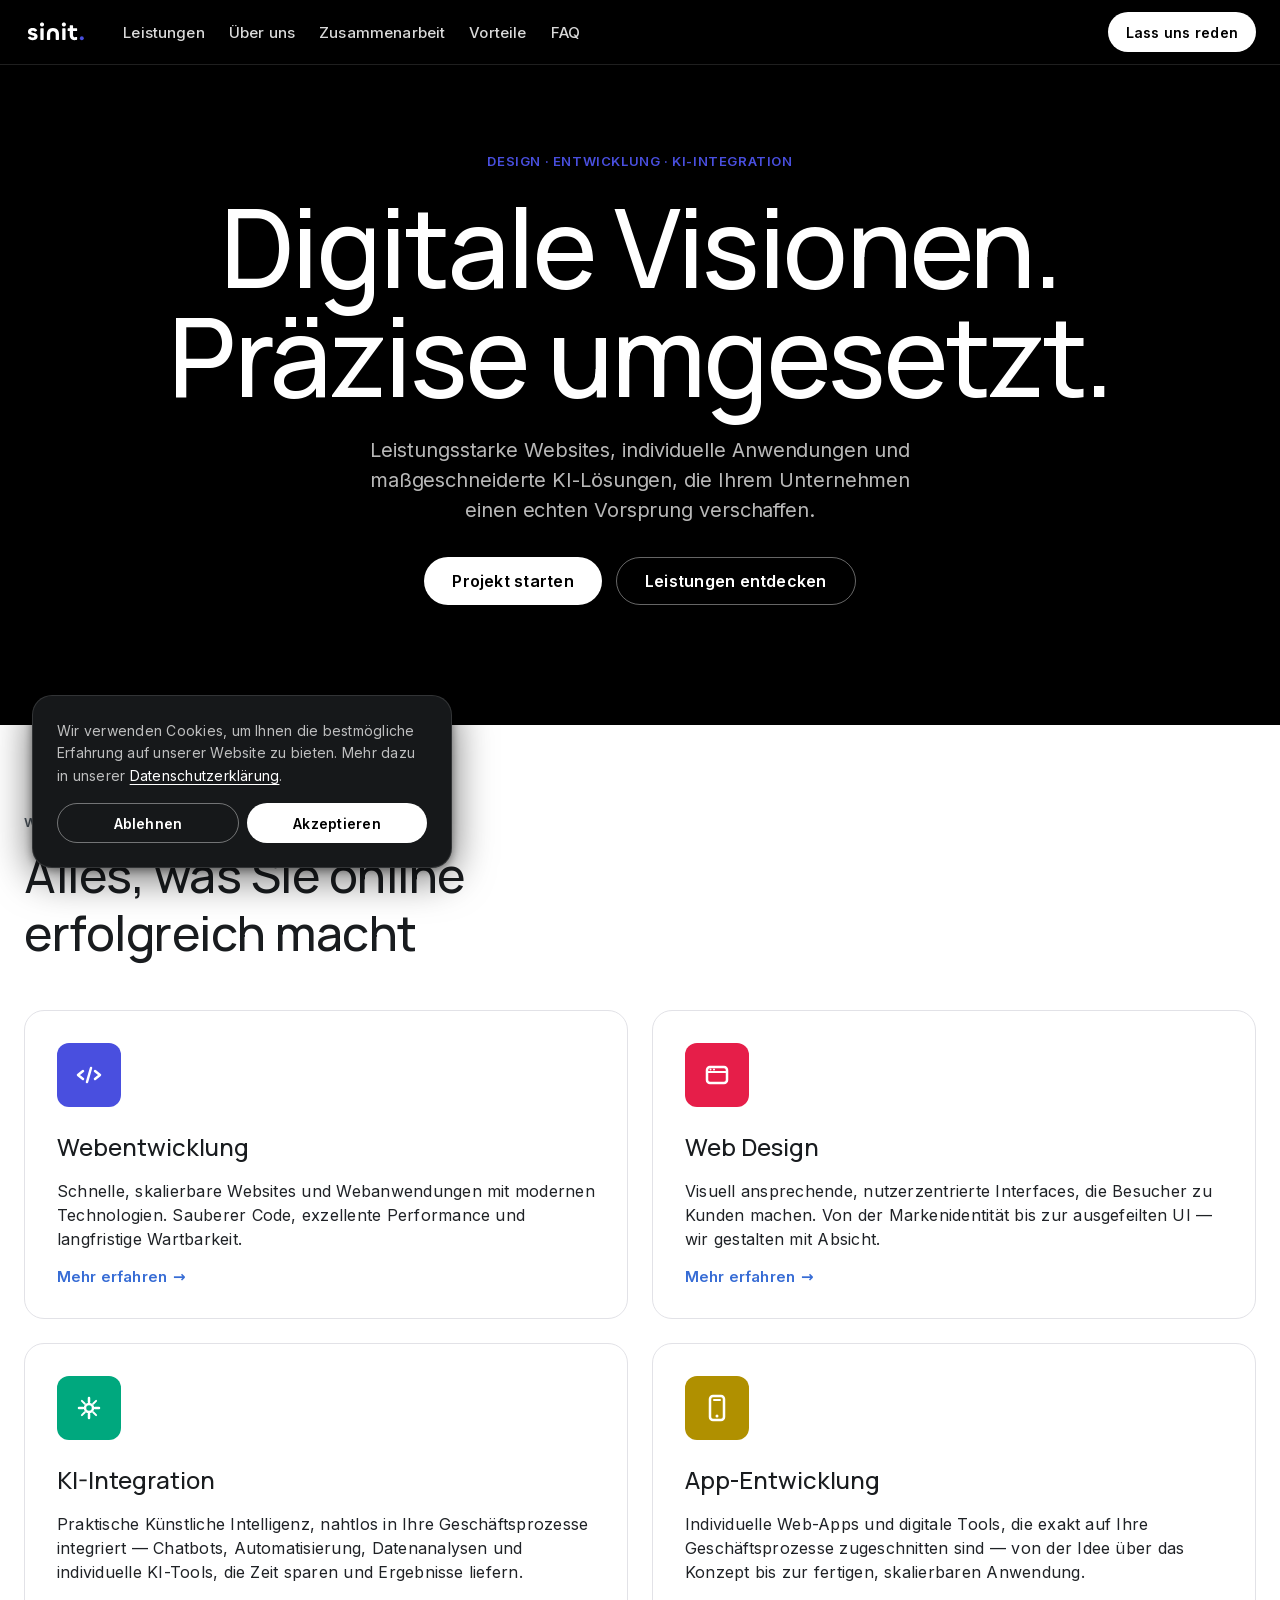
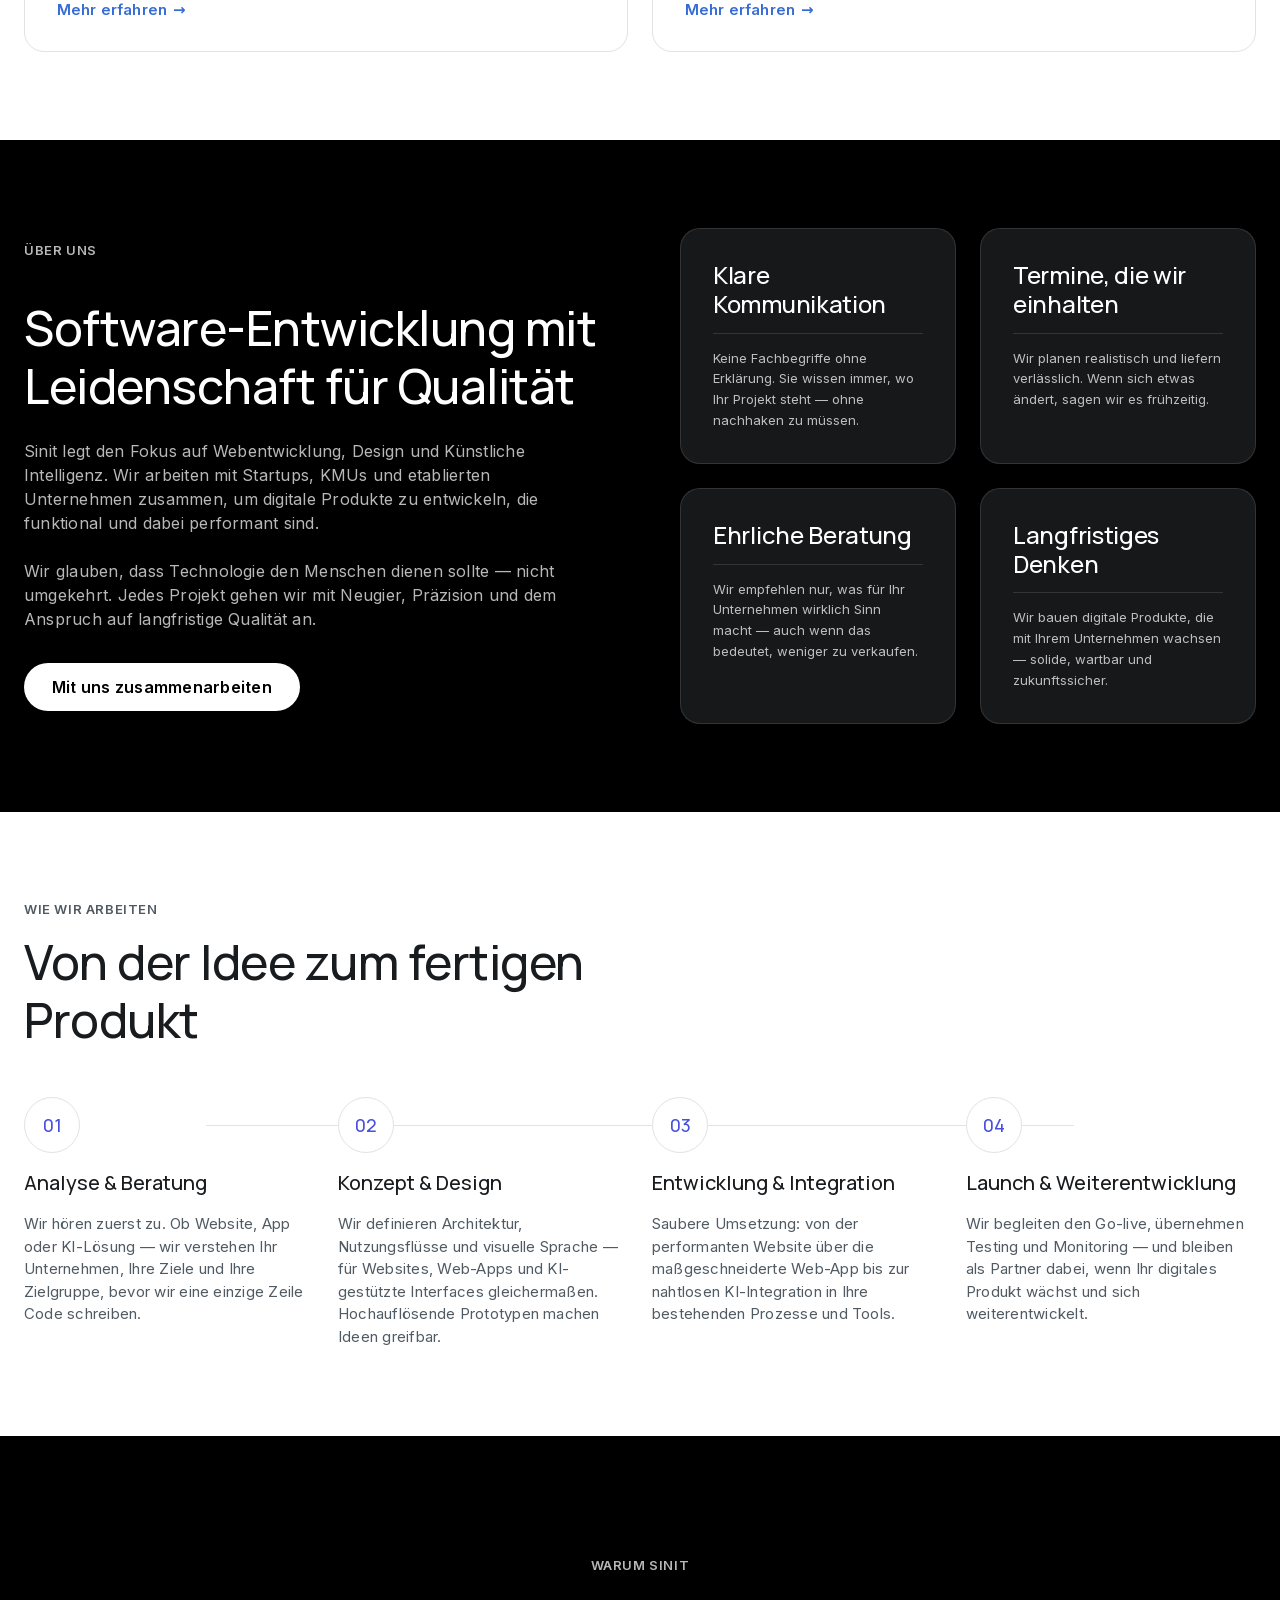
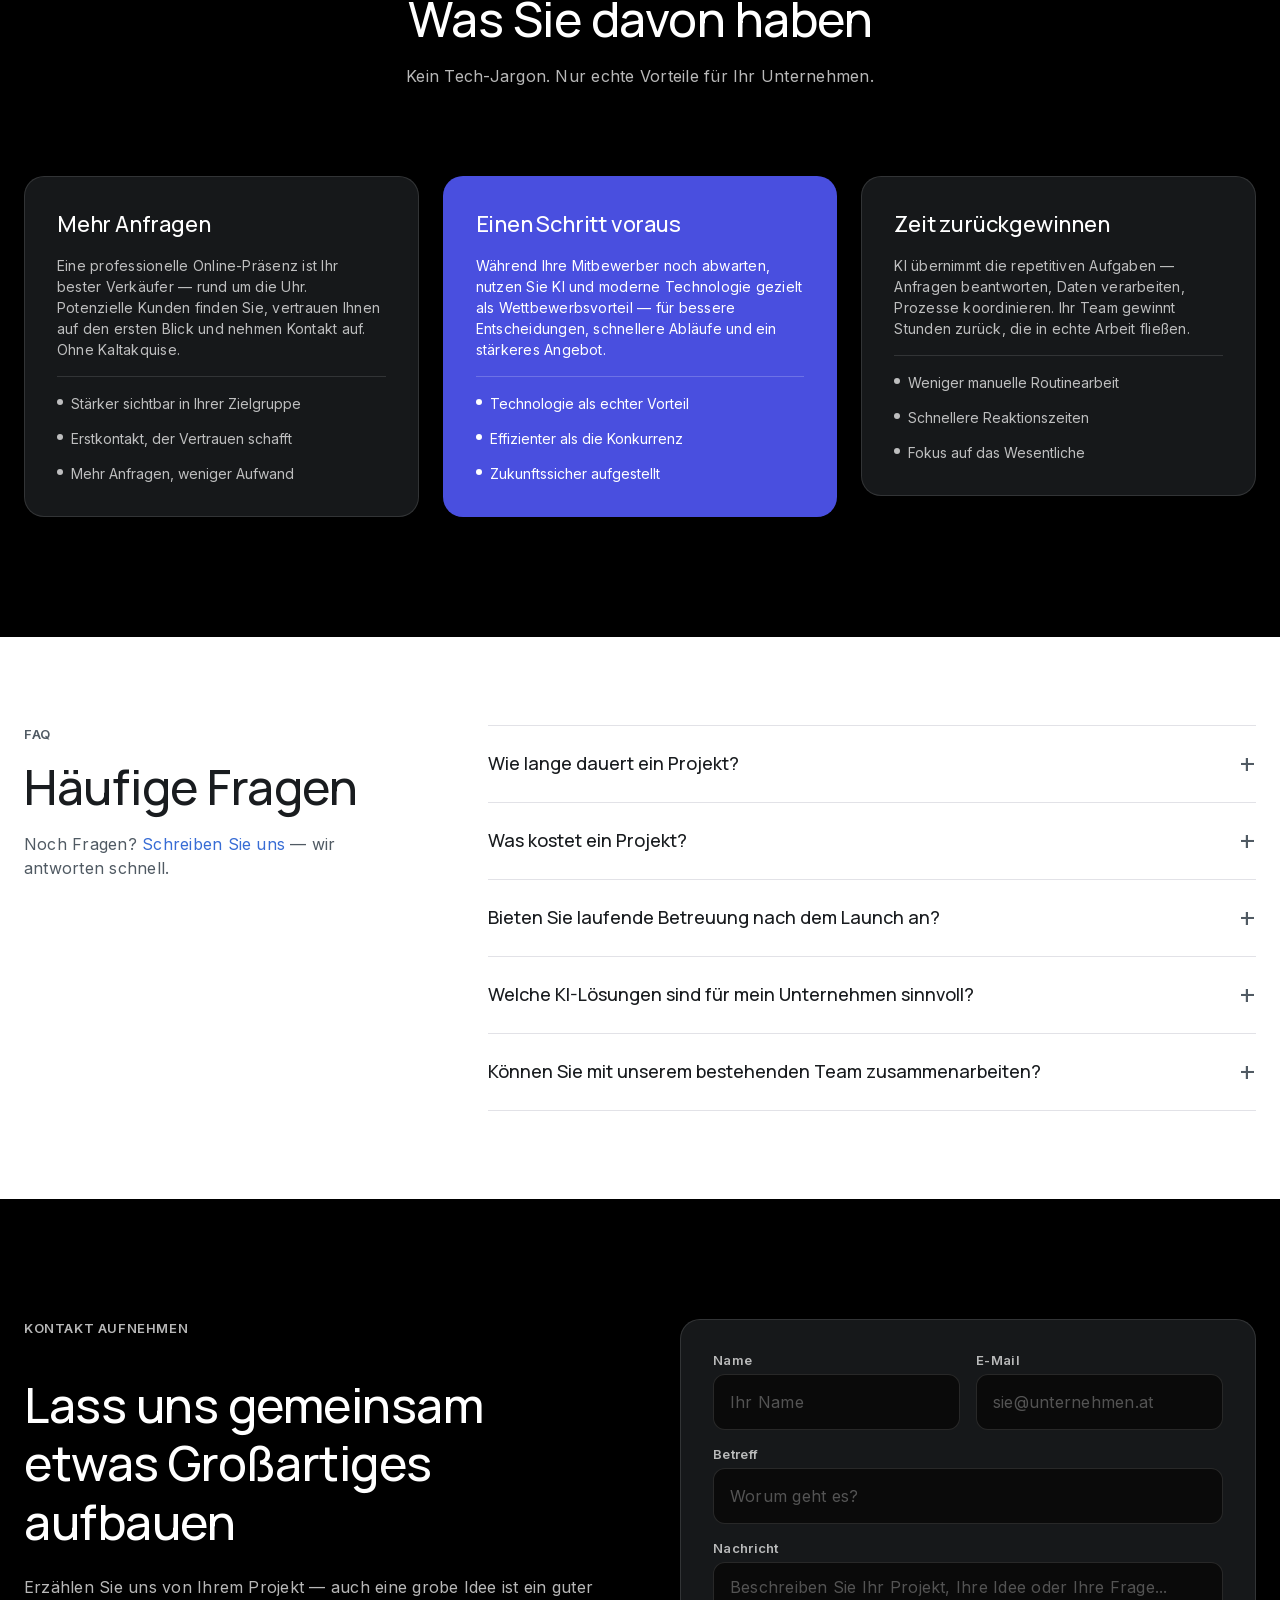
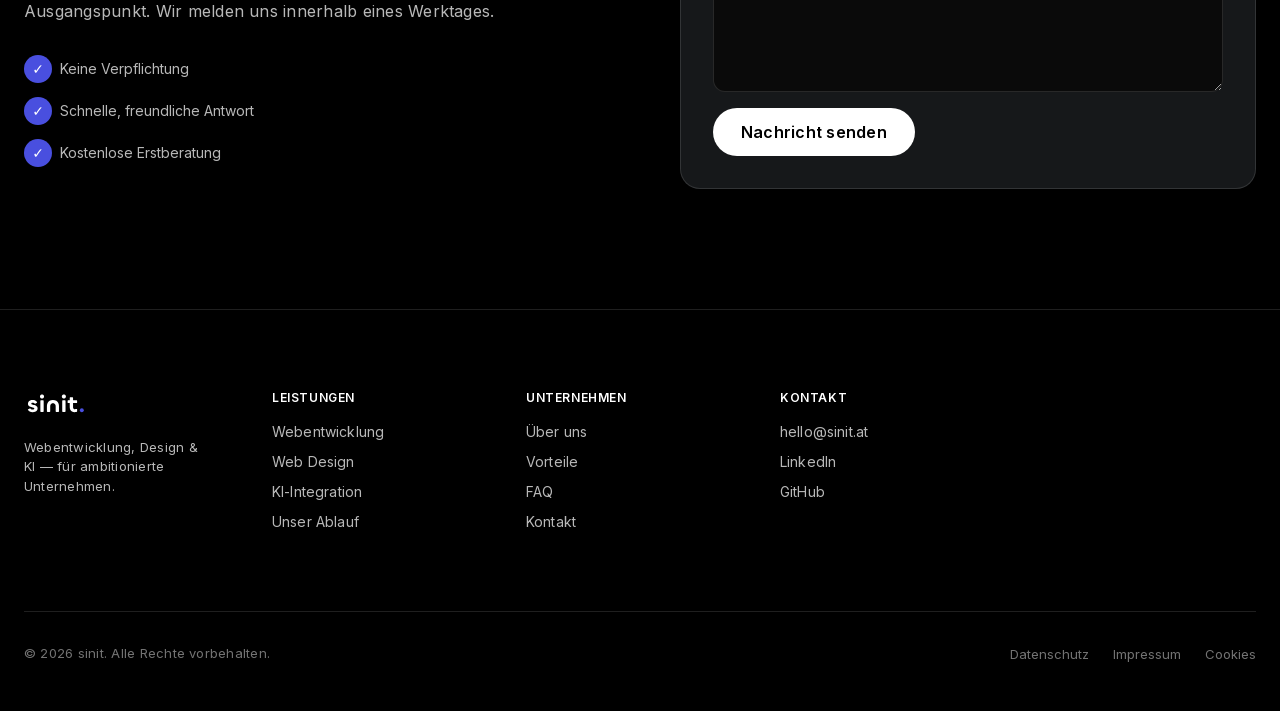
<file: index.html>
<!doctype html>
<html lang="de">
  <head>
    <meta charset="UTF-8" />
    <meta name="viewport" content="width=device-width, initial-scale=1.0" />
    <meta
      name="description"
      content="sinit — Webentwicklung, Web Design &amp; KI-Integration für Unternehmen. Wir entwickeln schnelle, hochwertige digitale Produkte mit modernster Technologie und künstlicher Intelligenz."
    />

    <title>sinit · Webentwicklung, Design &amp; KI-Integration</title>

    <link rel="icon" type="image/svg+xml" href="assets/logo-s-glyph.svg" />

    <link
      rel="stylesheet"
    />

    <link rel="stylesheet" href="scss/main.css" />
  </head>
  <body>
    <header class="navbar" role="banner">
      <div class="navbar__inner">
        <a href="#" class="navbar__brand" aria-label="sinit Startseite">
          <img
            src="assets/sinit-light.svg"
            alt="sinit"
            class="navbar__logo"
          />
        </a>

        <nav class="navbar__nav" aria-label="Hauptnavigation">
          <a href="#services" class="navbar__link">Leistungen</a>
          <a href="#about" class="navbar__link">Über uns</a>
          <a href="#process" class="navbar__link">Zusammenarbeit</a>
          <a href="#vorteile" class="navbar__link">Vorteile</a>
          <a href="#faq" class="navbar__link">FAQ</a>
        </nav>

        <div class="navbar__actions">
          <a
            href="#contact"
            class="btn btn--primary"
            style="height: 40px; padding: 0 18px; font-size: 14px"
          >
            Lass uns reden
          </a>
        </div>

        <button
          class="navbar__hamburger"
          aria-label="Navigation öffnen"
          aria-expanded="false"
          aria-controls="mobile-drawer"
        >
          <span></span>
          <span></span>
          <span></span>
        </button>
      </div>

      <div
        class="navbar__drawer"
        id="mobile-drawer"
        role="dialog"
        aria-label="Mobile Navigation"
      >
        <a href="#services" class="navbar__link">Leistungen</a>
        <a href="#about" class="navbar__link">Über uns</a>
        <a href="#process" class="navbar__link">Zusammenarbeit</a>
        <a href="#vorteile" class="navbar__link">Vorteile</a>
        <a href="#faq" class="navbar__link">FAQ</a>
        <div class="navbar__actions-mobile">
          <a
            href="#contact"
            class="btn btn--primary"
            style="width: 100%; justify-content: center"
            >Lass uns reden</a
          >
        </div>
      </div>
    </header>
    <section class="hero" aria-labelledby="hero-title">
      <div class="hero__inner">
        <div class="hero__left">
          <span class="hero__eyebrow"
            >Design · Entwicklung · KI-Integration</span
          >

          <h1 class="hero__title" id="hero-title">
            Digitale Visionen.<br />Präzise umgesetzt.
          </h1>

          <p class="hero__subtitle">
            Leistungsstarke Websites, individuelle Anwendungen und maßgeschneiderte KI-Lösungen, die Ihrem Unternehmen
            einen echten Vorsprung verschaffen.
          </p>

          <div class="hero__ctas">
            <a href="#contact" class="btn btn--primary">Projekt starten</a>
            <a href="#services" class="btn btn--outline-dark"
              >Leistungen entdecken</a
            >
          </div>
        </div>
      </div>
    </section>

    <!-- ===================================================================
       SERVICES
    ==================================================================== -->
    <section class="services" id="services" aria-labelledby="services-title">
      <div class="container">
        <div class="services__header animate-fade-up">
          <p class="eyebrow eyebrow--light">Was wir tun</p>
          <h2 id="services-title">Alles, was Sie online erfolgreich macht</h2>
        </div>

        <div class="services__grid animate-stagger">
          <!-- Web Development -->
          <article class="services__card">
            <div class="glyph-box glyph-box--cobalt" aria-hidden="true">
              <svg viewBox="0 0 28 28" xmlns="http://www.w3.org/2000/svg">
                <polyline
                  points="8,10 3,14 8,18"
                  stroke="white"
                  stroke-width="2.5"
                  fill="none"
                  stroke-linecap="round"
                  stroke-linejoin="round"
                />
                <polyline
                  points="20,10 25,14 20,18"
                  stroke="white"
                  stroke-width="2.5"
                  fill="none"
                  stroke-linecap="round"
                  stroke-linejoin="round"
                />
                <line
                  x1="16"
                  y1="7"
                  x2="12"
                  y2="21"
                  stroke="white"
                  stroke-width="2.5"
                  stroke-linecap="round"
                />
              </svg>
            </div>
            <h4>Webentwicklung</h4>
            <p>
              Schnelle, skalierbare Websites und Webanwendungen mit modernen
              Technologien. Sauberer Code, exzellente Performance und
              langfristige Wartbarkeit.
            </p>
            <a href="#contact" class="services__card-link">Mehr erfahren</a>
          </article>

          <!-- Web Design -->
          <article class="services__card">
            <div class="glyph-box glyph-box--pink" aria-hidden="true">
              <svg viewBox="0 0 28 28" xmlns="http://www.w3.org/2000/svg">
                <rect
                  x="4"
                  y="6"
                  width="20"
                  height="16"
                  rx="3"
                  stroke="white"
                  stroke-width="2.5"
                  fill="none"
                />
                <line
                  x1="4"
                  y1="11"
                  x2="24"
                  y2="11"
                  stroke="white"
                  stroke-width="2"
                  stroke-linecap="round"
                />
                <circle cx="7.5" cy="8.5" r="1" fill="white" />
                <circle cx="11" cy="8.5" r="1" fill="white" />
              </svg>
            </div>
            <h4>Web Design</h4>
            <p>
              Visuell ansprechende, nutzerzentrierte Interfaces, die Besucher zu
              Kunden machen. Von der Markenidentität bis zur ausgefeilten UI —
              wir gestalten mit Absicht.
            </p>
            <a href="#contact" class="services__card-link">Mehr erfahren</a>
          </article>

          <!-- KI-Integration -->
          <article class="services__card">
            <div class="glyph-box glyph-box--teal" aria-hidden="true">
              <svg viewBox="0 0 28 28" xmlns="http://www.w3.org/2000/svg">
                <circle
                  cx="14"
                  cy="14"
                  r="4"
                  stroke="white"
                  stroke-width="2.5"
                  fill="none"
                />
                <line
                  x1="14"
                  y1="4"
                  x2="14"
                  y2="8"
                  stroke="white"
                  stroke-width="2.5"
                  stroke-linecap="round"
                />
                <line
                  x1="14"
                  y1="20"
                  x2="14"
                  y2="24"
                  stroke="white"
                  stroke-width="2.5"
                  stroke-linecap="round"
                />
                <line
                  x1="4"
                  y1="14"
                  x2="8"
                  y2="14"
                  stroke="white"
                  stroke-width="2.5"
                  stroke-linecap="round"
                />
                <line
                  x1="20"
                  y1="14"
                  x2="24"
                  y2="14"
                  stroke="white"
                  stroke-width="2.5"
                  stroke-linecap="round"
                />
                <line
                  x1="6.9"
                  y1="6.9"
                  x2="9.8"
                  y2="9.8"
                  stroke="white"
                  stroke-width="2"
                  stroke-linecap="round"
                />
                <line
                  x1="18.2"
                  y1="18.2"
                  x2="21.1"
                  y2="21.1"
                  stroke="white"
                  stroke-width="2"
                  stroke-linecap="round"
                />
                <line
                  x1="21.1"
                  y1="6.9"
                  x2="18.2"
                  y2="9.8"
                  stroke="white"
                  stroke-width="2"
                  stroke-linecap="round"
                />
                <line
                  x1="9.8"
                  y1="18.2"
                  x2="6.9"
                  y2="21.1"
                  stroke="white"
                  stroke-width="2"
                  stroke-linecap="round"
                />
              </svg>
            </div>
            <h4>KI-Integration</h4>
            <p>
              Praktische Künstliche Intelligenz, nahtlos in Ihre
              Geschäftsprozesse integriert — Chatbots, Automatisierung,
              Datenanalysen und individuelle KI-Tools, die Zeit sparen und
              Ergebnisse liefern.
            </p>
            <a href="#contact" class="services__card-link">Mehr erfahren</a>
          </article>

          <!-- App-Entwicklung -->
          <article class="services__card">
            <div class="glyph-box glyph-box--yellow" aria-hidden="true">
              <svg viewBox="0 0 28 28" xmlns="http://www.w3.org/2000/svg">
                <rect
                  x="7"
                  y="2"
                  width="14"
                  height="24"
                  rx="3"
                  stroke="white"
                  stroke-width="2.5"
                  fill="none"
                />
                <line
                  x1="11"
                  y1="6"
                  x2="17"
                  y2="6"
                  stroke="white"
                  stroke-width="2"
                  stroke-linecap="round"
                />
                <circle cx="14" cy="22" r="1.5" fill="white" />
              </svg>
            </div>
            <h4>App-Entwicklung</h4>
            <p>
              Individuelle Web-Apps und digitale Tools, die exakt auf Ihre
              Geschäftsprozesse zugeschnitten sind — von der Idee über das
              Konzept bis zur fertigen, skalierbaren Anwendung.
            </p>
            <a href="#contact" class="services__card-link">Mehr erfahren</a>
          </article>
        </div>
      </div>
    </section>

    <!-- ===================================================================
       ABOUT
    ==================================================================== -->
    <section class="about" id="about" aria-labelledby="about-title">
      <div class="about__inner">
        <div class="about__content animate-fade-up">
          <p class="eyebrow eyebrow--dark">Über Uns</p>
          <h2 id="about-title">
            Software-Entwicklung mit Leidenschaft für Qualität
          </h2>
          <p>
            Sinit legt den Fokus auf Webentwicklung, Design
            und Künstliche Intelligenz. Wir arbeiten mit Startups, KMUs und
            etablierten Unternehmen zusammen, um digitale Produkte zu
            entwickeln, die funktional und dabei performant sind.
          </p>
          <p>
            Wir glauben, dass Technologie den Menschen dienen sollte — nicht
            umgekehrt. Jedes Projekt gehen wir mit Neugier, Präzision und dem
            Anspruch auf langfristige Qualität an.
          </p>
          <a
            href="#contact"
            class="btn btn--primary"
            style="align-self: flex-start; margin-top: 8px"
          >
            Mit uns zusammenarbeiten
          </a>
        </div>

        <div class="about__stats animate-stagger" aria-label="Unser Versprechen">
          <div class="about__stat">
            <div class="about__stat-value">Klare Kommunikation</div>
            <div class="about__stat-label">Keine Fachbegriffe ohne Erklärung. Sie wissen immer, wo Ihr Projekt steht — ohne nachhaken zu müssen.</div>
          </div>
          <div class="about__stat">
            <div class="about__stat-value">Termine, die wir einhalten</div>
            <div class="about__stat-label">Wir planen realistisch und liefern verlässlich. Wenn sich etwas ändert, sagen wir es frühzeitig.</div>
          </div>
          <div class="about__stat">
            <div class="about__stat-value">Ehrliche Beratung</div>
            <div class="about__stat-label">Wir empfehlen nur, was für Ihr Unternehmen wirklich Sinn macht — auch wenn das bedeutet, weniger zu verkaufen.</div>
          </div>
          <div class="about__stat">
            <div class="about__stat-value">Langfristiges Denken</div>
            <div class="about__stat-label">Wir bauen digitale Produkte, die mit Ihrem Unternehmen wachsen — solide, wartbar und zukunftssicher.</div>
          </div>
        </div>
      </div>
    </section>

    <section class="process" id="process" aria-labelledby="process-title">
      <div class="container">
        <div class="process__header animate-fade-up">
          <p class="eyebrow eyebrow--light">Wie wir arbeiten</p>
          <h2 id="process-title">Von der Idee zum fertigen Produkt</h2>
        </div>

        <div class="process__steps animate-stagger">
          <div class="process__step">
            <div class="process__step-number" aria-hidden="true">01</div>
            <h5 class="process__step-title">Analyse &amp; Beratung</h5>
            <p class="process__step-body">
              Wir hören zuerst zu. Ob Website, App oder KI-Lösung — wir
              verstehen Ihr Unternehmen, Ihre Ziele und Ihre Zielgruppe, bevor
              wir eine einzige Zeile Code schreiben.
            </p>
          </div>

          <div class="process__step">
            <div class="process__step-number" aria-hidden="true">02</div>
            <h5 class="process__step-title">Konzept &amp; Design</h5>
            <p class="process__step-body">
              Wir definieren Architektur, Nutzungsflüsse und visuelle Sprache —
              für Websites, Web-Apps und KI-gestützte Interfaces gleichermaßen.
              Hochauflösende Prototypen machen Ideen greifbar.
            </p>
          </div>

          <div class="process__step">
            <div class="process__step-number" aria-hidden="true">03</div>
            <h5 class="process__step-title">Entwicklung &amp; Integration</h5>
            <p class="process__step-body">
              Saubere Umsetzung: von der performanten Website über die
              maßgeschneiderte Web-App bis zur nahtlosen KI-Integration in Ihre
              bestehenden Prozesse und Tools.
            </p>
          </div>

          <div class="process__step">
            <div class="process__step-number" aria-hidden="true">04</div>
            <h5 class="process__step-title">Launch &amp; Weiterentwicklung</h5>
            <p class="process__step-body">
              Wir begleiten den Go-live, übernehmen Testing und Monitoring — und
              bleiben als Partner dabei, wenn Ihr digitales Produkt wächst und
              sich weiterentwickelt.
            </p>
          </div>
        </div>
      </div>
    </section>

    <section class="pricing" id="vorteile" aria-labelledby="vorteile-title">
      <div class="pricing__header animate-fade-up">
        <p class="eyebrow eyebrow--dark">Warum sinit</p>
        <h2 id="vorteile-title">Was Sie davon haben</h2>
        <p>Kein Tech-Jargon. Nur echte Vorteile für Ihr Unternehmen.</p>
      </div>

      <div class="pricing__grid animate-stagger">
        <!-- Mehr Anfragen -->
        <div class="pricing__card">
          <div class="pricing__card-name">Mehr Anfragen</div>
          <p class="pricing__card-desc">
            Eine professionelle Online-Präsenz ist Ihr bester Verkäufer — rund
            um die Uhr. Potenzielle Kunden finden Sie, vertrauen Ihnen auf den
            ersten Blick und nehmen Kontakt auf. Ohne Kaltakquise.
          </p>
          <div class="pricing__card-divider"></div>
          <ul class="pricing__card-features">
            <li class="pricing__card-feature">
              Stärker sichtbar in Ihrer Zielgruppe
            </li>
            <li class="pricing__card-feature">
              Erstkontakt, der Vertrauen schafft
            </li>
            <li class="pricing__card-feature">
              Mehr Anfragen, weniger Aufwand
            </li>
          </ul>
        </div>

        <div class="pricing__card pricing__card--featured"">
          <div class="pricing__card-name">Einen Schritt voraus</div>
          <p class="pricing__card-desc">
            Während Ihre Mitbewerber noch abwarten, nutzen Sie KI und moderne
            Technologie gezielt als Wettbewerbsvorteil — für bessere
            Entscheidungen, schnellere Abläufe und ein stärkeres Angebot.
          </p>
          <div class="pricing__card-divider"></div>
          <ul class="pricing__card-features">
            <li class="pricing__card-feature">
              Technologie als echter Vorteil
            </li>
            <li class="pricing__card-feature">
              Effizienter als die Konkurrenz
            </li>
            <li class="pricing__card-feature">Zukunftssicher aufgestellt</li>
          </ul>
        </div>

        <div class="pricing__card">
          <div class="pricing__card-name">Zeit zurückgewinnen</div>
          <p class="pricing__card-desc">
            KI übernimmt die repetitiven Aufgaben — Anfragen beantworten, Daten
            verarbeiten, Prozesse koordinieren. Ihr Team gewinnt Stunden zurück,
            die in echte Arbeit fließen.
          </p>
          <div class="pricing__card-divider"></div>
          <ul class="pricing__card-features">
            <li class="pricing__card-feature">
              Weniger manuelle Routinearbeit
            </li>
            <li class="pricing__card-feature">Schnellere Reaktionszeiten</li>
            <li class="pricing__card-feature">Fokus auf das Wesentliche</li>
          </ul>
        </div>
      </div>
    </section>

    <section class="faq" id="faq" aria-labelledby="faq-title">
      <div class="faq__inner">
        <div class="faq__header animate-fade-up">
          <p class="eyebrow eyebrow--light">FAQ</p>
          <h2 id="faq-title">Häufige Fragen</h2>
          <p style="margin-top: 16px; color: #505a63">
            Noch Fragen? <a href="#contact">Schreiben Sie uns</a> — wir
            antworten schnell.
          </p>
        </div>

        <div class="faq__list animate-stagger" role="list">
          <div class="faq__item" role="listitem">
            <button
              class="faq__question"
              aria-expanded="false"
              aria-controls="faq-a1"
            >
              Wie lange dauert ein Projekt?
              <span class="faq__question-icon" aria-hidden="true"></span>
            </button>
            <div class="faq__answer" id="faq-a1" role="region">
              <div class="faq__answer-inner">
                Das hängt vom Umfang ab. Eine einfache Website ist oft in 2–3
                Wochen fertig. Komplexere Web-Apps oder KI-Integrationen dauern
                je nach Anforderungen 4–10 Wochen. Nach unserem ersten Gespräch
                erhalten Sie eine realistische Einschätzung — ohne
                Überraschungen.
              </div>
            </div>
          </div>

          <div class="faq__item" role="listitem">
            <button
              class="faq__question"
              aria-expanded="false"
              aria-controls="faq-a2"
            >
              Was kostet ein Projekt?
              <span class="faq__question-icon" aria-hidden="true"></span>
            </button>
            <div class="faq__answer" id="faq-a2" role="region">
              <div class="faq__answer-inner">
                Kein Projekt ist wie das andere, daher gibt es bei uns keine
                starren Pakete. Wir erstellen nach dem ersten Gespräch ein
                individuelles Angebot, das genau auf Ihren Bedarf und Ihr
                Budget zugeschnitten ist. Schreiben Sie uns — der erste
                Austausch ist kostenlos und unverbindlich.
              </div>
            </div>
          </div>

          <div class="faq__item" role="listitem">
            <button
              class="faq__question"
              aria-expanded="false"
              aria-controls="faq-a3"
            >
              Bieten Sie laufende Betreuung nach dem Launch an?
              <span class="faq__question-icon" aria-hidden="true"></span>
            </button>
            <div class="faq__answer" id="faq-a3" role="region">
              <div class="faq__answer-inner">
                Ja. Viele unserer Kunden arbeiten langfristig mit uns zusammen.
                Wir bieten laufende Betreuung für Updates, Weiterentwicklungen,
                Performance-Monitoring und Support — flexibel nach Bedarf oder
                im Rahmen eines monatlichen Retainers.
              </div>
            </div>
          </div>

          <div class="faq__item" role="listitem">
            <button
              class="faq__question"
              aria-expanded="false"
              aria-controls="faq-a4"
            >
              Welche KI-Lösungen sind für mein Unternehmen sinnvoll?
              <span class="faq__question-icon" aria-hidden="true"></span>
            </button>
            <div class="faq__answer" id="faq-a4" role="region">
              <div class="faq__answer-inner">
                Das klären wir gemeinsam. Mögliche Einsatzbereiche sind
                automatisierte Kundenkommunikation, interne Wissensassistenten,
                Dokumentenverarbeitung oder smarte Auswertungen. Wir empfehlen
                nur, was in Ihrem konkreten Alltag wirklich einen Unterschied
                macht — und sagen ehrlich, wenn etwas keinen Sinn ergibt.
              </div>
            </div>
          </div>

          <div class="faq__item" role="listitem">
            <button
              class="faq__question"
              aria-expanded="false"
              aria-controls="faq-a5"
            >
              Können Sie mit unserem bestehenden Team zusammenarbeiten?
              <span class="faq__question-icon" aria-hidden="true"></span>
            </button>
            <div class="faq__answer" id="faq-a5" role="region">
              <div class="faq__answer-inner">
                Absolut. Wir integrieren uns unkompliziert in bestehende Teams
                und Strukturen — ob als verlängerter Arm Ihrer IT-Abteilung,
                als Designpartner oder als eigenständiges Projektteam. Wir
                passen uns Ihren Tools, Prozessen und Ihrem
                Kommunikationsstil an.
              </div>
            </div>
          </div>
        </div>
      </div>
    </section>

    <section class="contact" id="contact" aria-labelledby="contact-title">
      <div class="contact__inner">
        <div class="contact__content animate-fade-up">
          <p class="eyebrow eyebrow--dark">Kontakt aufnehmen</p>
          <h2 id="contact-title">
            Lass uns gemeinsam etwas Großartiges aufbauen
          </h2>
          <p>
            Erzählen Sie uns von Ihrem Projekt — auch eine grobe Idee ist ein
            guter Ausgangspunkt. Wir melden uns innerhalb eines Werktages.
          </p>

          <div class="contact__trust">
            <div class="contact__trust-item">Keine Verpflichtung</div>
            <div class="contact__trust-item">Schnelle, freundliche Antwort</div>
            <div class="contact__trust-item">Kostenlose Erstberatung</div>
          </div>
        </div>

        <form class="contact__form animate-fade-up" style="transition-delay:0.15s" novalidate>
          <div class="contact__form-row">
            <div class="contact__form-group">
              <label for="contact-name">Name</label>
              <input
                type="text"
                id="contact-name"
                name="name"
                class="text-input"
                placeholder="Ihr Name"
                required
              />
            </div>
            <div class="contact__form-group">
              <label for="contact-email">E-Mail</label>
              <input
                type="email"
                id="contact-email"
                name="email"
                class="text-input"
                placeholder="sie@unternehmen.at"
                required
              />
            </div>
          </div>
          <div class="contact__form-group">
            <label for="contact-subject">Betreff</label>
            <input
              type="text"
              id="contact-subject"
              name="subject"
              class="text-input"
              placeholder="Worum geht es?"
            />
          </div>
          <div class="contact__form-group">
            <label for="contact-message">Nachricht</label>
            <textarea
              id="contact-message"
              name="message"
              class="text-input"
              placeholder="Beschreiben Sie Ihr Projekt, Ihre Idee oder Ihre Frage..."
              rows="5"
              required
            ></textarea>
          </div>
          <button
            type="submit"
            class="btn btn--primary"
            style="align-self: flex-start"
          >
            Nachricht senden
          </button>
        </form>
      </div>
    </section>
    <footer class="footer" role="contentinfo">
      <div class="footer__inner">
        <div class="footer__top">
          <div>
            <a href="#" class="footer__brand" aria-label="sinit Startseite">
              <img
                src="assets/sinit-light.svg"
                alt="sinit"
                class="footer__logo"
              />
            </a>
            <p class="footer__tagline">
              Webentwicklung, Design &amp; KI — für ambitionierte Unternehmen.
            </p>
          </div>

          <div class="footer__cols">
            <div>
              <div class="footer__col-title">Leistungen</div>
              <ul class="footer__col-list">
                <li>
                  <a href="#services" class="footer__col-link"
                    >Webentwicklung</a
                  >
                </li>
                <li>
                  <a href="#services" class="footer__col-link">Web Design</a>
                </li>
                <li>
                  <a href="#services" class="footer__col-link"
                    >KI-Integration</a
                  >
                </li>
                <li>
                  <a href="#process" class="footer__col-link">Unser Ablauf</a>
                </li>
              </ul>
            </div>

            <div>
              <div class="footer__col-title">Unternehmen</div>
              <ul class="footer__col-list">
                <li><a href="#about" class="footer__col-link">Über uns</a></li>
                <li>
                  <a href="#vorteile" class="footer__col-link">Vorteile</a>
                </li>
                <li><a href="#faq" class="footer__col-link">FAQ</a></li>
                <li><a href="#contact" class="footer__col-link">Kontakt</a></li>
              </ul>
            </div>


            <div>
              <div class="footer__col-title">Kontakt</div>
              <ul class="footer__col-list">
                <li>
                  <a href="mailto:hello@sinit.at" class="footer__col-link"
                    >hello@sinit.at</a
                  >
                </li>
                <li><a href="#" class="footer__col-link">LinkedIn</a></li>
                <li><a href="#" class="footer__col-link">GitHub</a></li>
              </ul>
            </div>
          </div>
        </div>

        <div class="footer__divider"></div>

        <div class="footer__bottom">
          <p class="footer__copy">© 2026 sinit. Alle Rechte vorbehalten.</p>
          <nav class="footer__legal-links" aria-label="Rechtliches">
            <a href="datenschutz.html" class="footer__legal-link">Datenschutz</a>
            <a href="impressum.html" class="footer__legal-link">Impressum</a>
            <a href="#" class="footer__legal-link">Cookies</a>
          </nav>
        </div>
      </div>
    </footer>

    <!-- Cookie Consent Banner -->
    <div class="cookie-banner is-hidden" role="dialog" aria-live="polite" aria-label="Cookie-Einstellungen" id="cookie-banner">
      <p class="cookie-banner__text">
        Wir verwenden Cookies, um Ihnen die bestmögliche Erfahrung auf unserer Website zu bieten.
        Mehr dazu in unserer <a href="datenschutz.html">Datenschutzerklärung</a>.
      </p>
      <div class="cookie-banner__actions">
        <button class="btn btn--outline-dark" id="cookie-decline">Ablehnen</button>
        <button class="btn btn--primary" id="cookie-accept">Akzeptieren</button>
      </div>
    </div>

    <div class="cursor-dot" aria-hidden="true"></div>
    <script src="js/main.js"></script>
  </body>
</html>
</file>
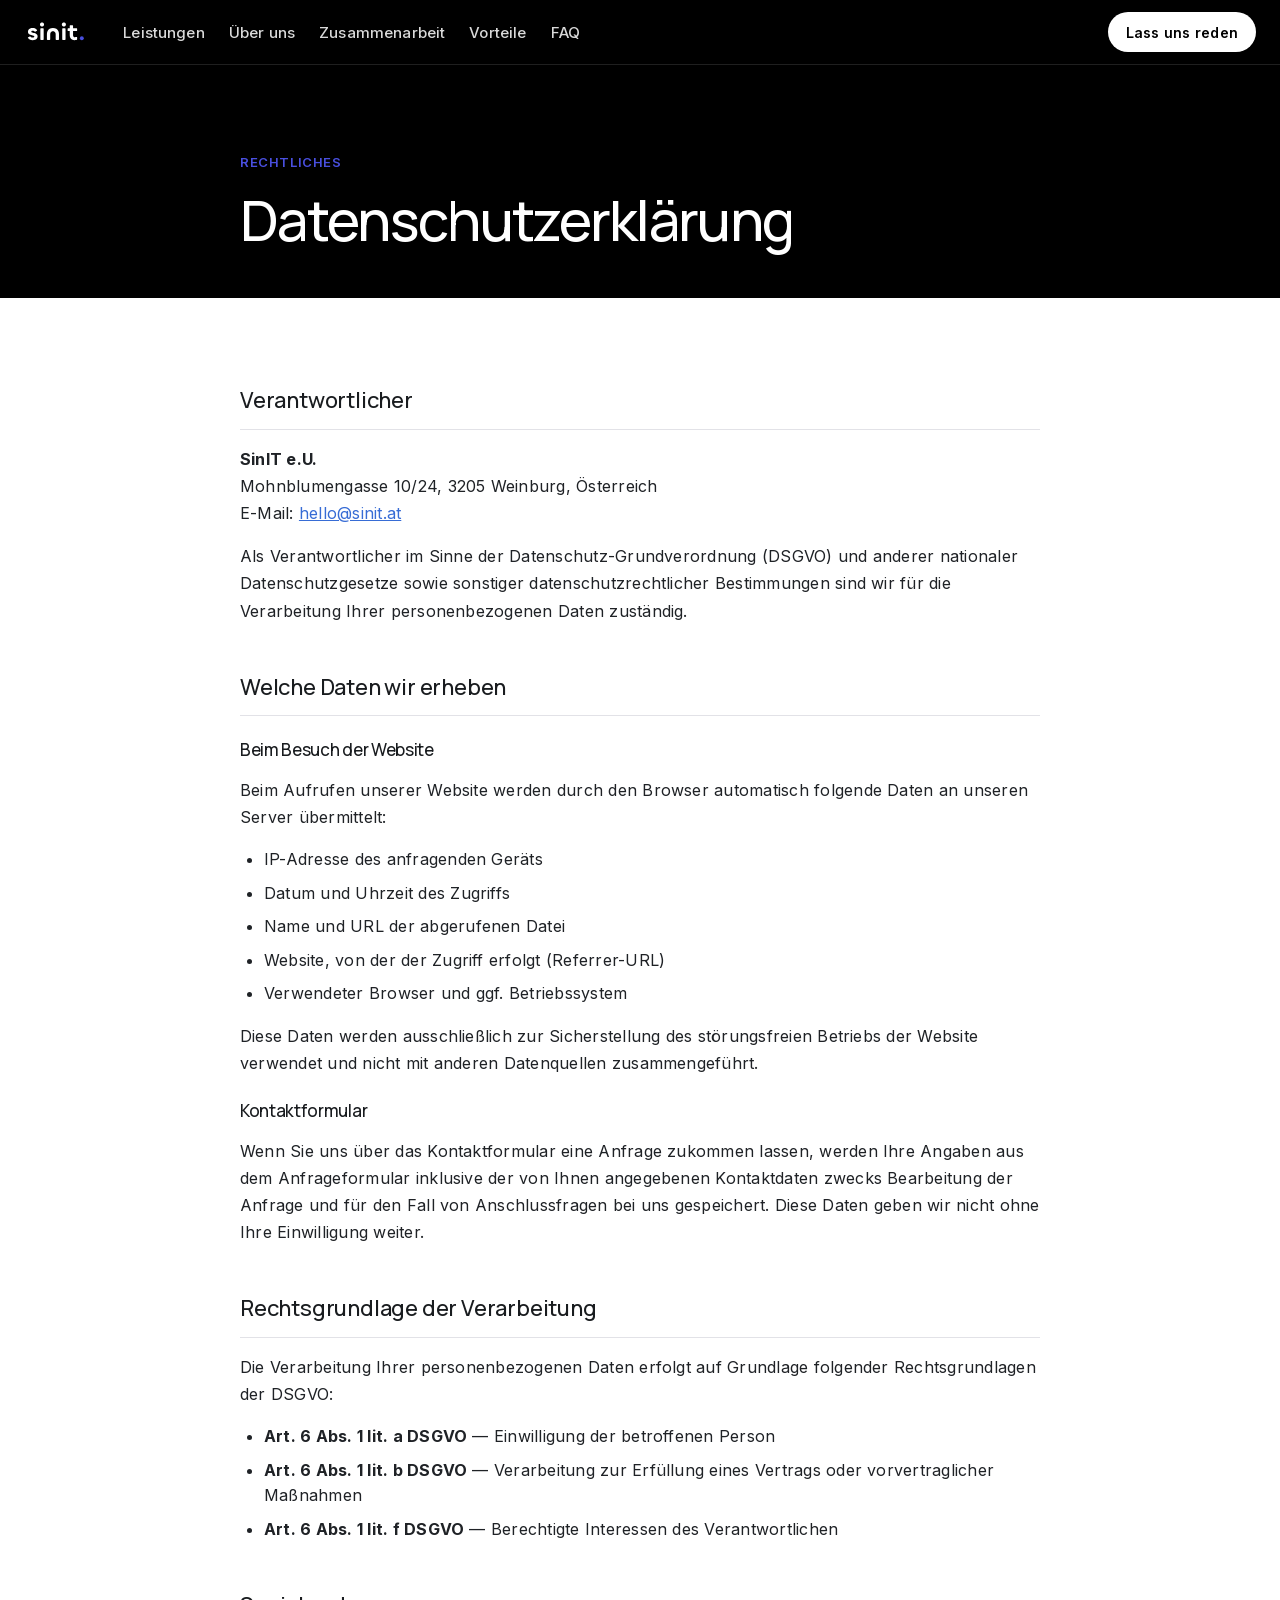
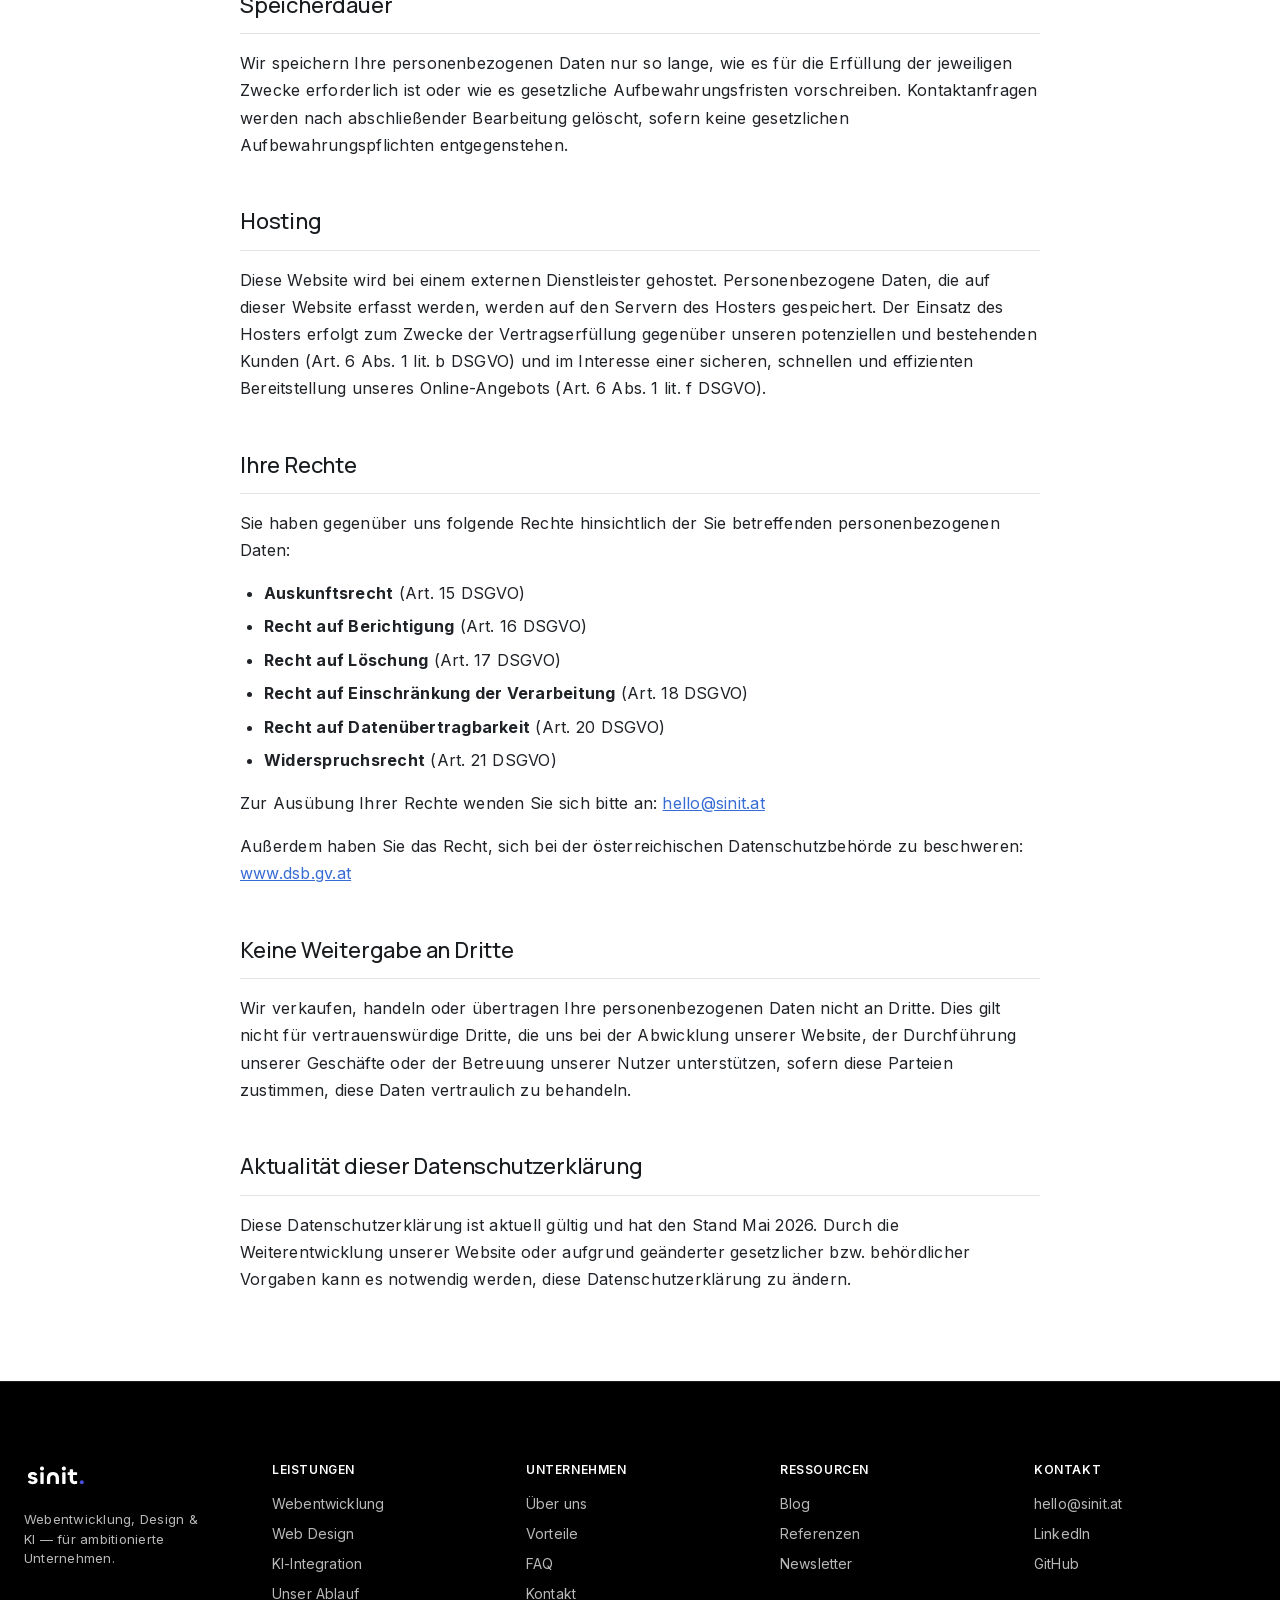
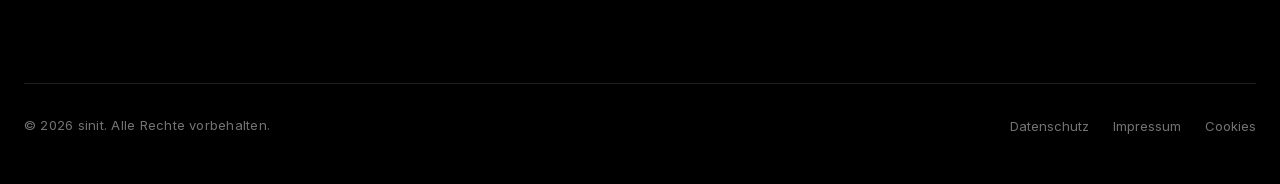
<file: datenschutz.html>
<!doctype html>
<html lang="de">
  <head>
    <meta charset="UTF-8" />
    <meta name="viewport" content="width=device-width, initial-scale=1.0" />
    <meta name="robots" content="noindex" />
    <title>Datenschutz · sinit</title>
    <link rel="icon" type="image/svg+xml" href="assets/logo-s-glyph.svg" />
    <link rel="stylesheet" />
    <link rel="stylesheet" href="scss/main.css" />
  </head>
  <body>
    <!-- NAVBAR -->
    <header class="navbar" role="banner">
      <div class="navbar__inner">
        <a
          href="index.html"
          class="navbar__brand"
          aria-label="sinit Startseite"
        >
          <img src="assets/sinit-light.svg" alt="sinit" class="navbar__logo" />
        </a>
        <nav class="navbar__nav" aria-label="Hauptnavigation">
          <a href="index.html#services" class="navbar__link">Leistungen</a>
          <a href="index.html#about" class="navbar__link">Über uns</a>
          <a href="index.html#process" class="navbar__link">Zusammenarbeit</a>
          <a href="index.html#vorteile" class="navbar__link">Vorteile</a>
          <a href="index.html#faq" class="navbar__link">FAQ</a>
        </nav>
        <div class="navbar__actions">
          <a
            href="index.html#contact"
            class="btn btn--primary"
            style="height: 40px; padding: 0 18px; font-size: 14px"
          >
            Lass uns reden
          </a>
        </div>
        <button
          class="navbar__hamburger"
          aria-label="Navigation öffnen"
          aria-expanded="false"
          aria-controls="mobile-drawer"
        >
          <span></span><span></span><span></span>
        </button>
      </div>
      <div
        class="navbar__drawer"
        id="mobile-drawer"
        role="dialog"
        aria-label="Mobile Navigation"
      >
        <a href="index.html#services" class="navbar__link">Leistungen</a>
        <a href="index.html#about" class="navbar__link">Über uns</a>
        <a href="index.html#process" class="navbar__link">Zusammenarbeit</a>
        <a href="index.html#vorteile" class="navbar__link">Vorteile</a>
        <a href="index.html#faq" class="navbar__link">FAQ</a>
        <div class="navbar__actions-mobile">
          <a
            href="index.html#contact"
            class="btn btn--primary"
            style="width: 100%; justify-content: center"
            >Lass uns reden</a
          >
        </div>
      </div>
    </header>

    <!-- HERO -->
    <div class="legal-hero">
      <div class="legal-hero__inner">
        <p class="legal-hero__eyebrow">Rechtliches</p>
        <h1 class="legal-hero__title">Datenschutzerklärung</h1>
      </div>
    </div>

    <!-- CONTENT -->
    <main class="legal-content">
      <div class="legal-content__inner">
        <div class="legal-content__block">
          <h2>Verantwortlicher</h2>
          <p>
            <strong>SinIT e.U.</strong><br />
            Mohnblumengasse 10/24, 3205 Weinburg, Österreich<br />
            E-Mail: <a href="mailto:hello@sinit.at">hello@sinit.at</a>
          </p>
          <p>
            Als Verantwortlicher im Sinne der Datenschutz-Grundverordnung
            (DSGVO) und anderer nationaler Datenschutzgesetze sowie sonstiger
            datenschutzrechtlicher Bestimmungen sind wir für die Verarbeitung
            Ihrer personenbezogenen Daten zuständig.
          </p>
        </div>

        <div class="legal-content__block">
          <h2>Welche Daten wir erheben</h2>
          <h3>Beim Besuch der Website</h3>
          <p>
            Beim Aufrufen unserer Website werden durch den Browser automatisch
            folgende Daten an unseren Server übermittelt:
          </p>
          <ul>
            <li>IP-Adresse des anfragenden Geräts</li>
            <li>Datum und Uhrzeit des Zugriffs</li>
            <li>Name und URL der abgerufenen Datei</li>
            <li>Website, von der der Zugriff erfolgt (Referrer-URL)</li>
            <li>Verwendeter Browser und ggf. Betriebssystem</li>
          </ul>
          <p>
            Diese Daten werden ausschließlich zur Sicherstellung des
            störungsfreien Betriebs der Website verwendet und nicht mit anderen
            Datenquellen zusammengeführt.
          </p>

          <h3>Kontaktformular</h3>
          <p>
            Wenn Sie uns über das Kontaktformular eine Anfrage zukommen lassen,
            werden Ihre Angaben aus dem Anfrageformular inklusive der von Ihnen
            angegebenen Kontaktdaten zwecks Bearbeitung der Anfrage und für den
            Fall von Anschlussfragen bei uns gespeichert. Diese Daten geben wir
            nicht ohne Ihre Einwilligung weiter.
          </p>
        </div>

        <div class="legal-content__block">
          <h2>Rechtsgrundlage der Verarbeitung</h2>
          <p>
            Die Verarbeitung Ihrer personenbezogenen Daten erfolgt auf Grundlage
            folgender Rechtsgrundlagen der DSGVO:
          </p>
          <ul>
            <li>
              <strong>Art. 6 Abs. 1 lit. a DSGVO</strong> — Einwilligung der
              betroffenen Person
            </li>
            <li>
              <strong>Art. 6 Abs. 1 lit. b DSGVO</strong> — Verarbeitung zur
              Erfüllung eines Vertrags oder vorvertraglicher Maßnahmen
            </li>
            <li>
              <strong>Art. 6 Abs. 1 lit. f DSGVO</strong> — Berechtigte
              Interessen des Verantwortlichen
            </li>
          </ul>
        </div>

        <div class="legal-content__block">
          <h2>Speicherdauer</h2>
          <p>
            Wir speichern Ihre personenbezogenen Daten nur so lange, wie es für
            die Erfüllung der jeweiligen Zwecke erforderlich ist oder wie es
            gesetzliche Aufbewahrungsfristen vorschreiben. Kontaktanfragen
            werden nach abschließender Bearbeitung gelöscht, sofern keine
            gesetzlichen Aufbewahrungspflichten entgegenstehen.
          </p>
        </div>

        <div class="legal-content__block">
          <h2>Hosting</h2>
          <p>
            Diese Website wird bei einem externen Dienstleister gehostet.
            Personenbezogene Daten, die auf dieser Website erfasst werden,
            werden auf den Servern des Hosters gespeichert. Der Einsatz des
            Hosters erfolgt zum Zwecke der Vertragserfüllung gegenüber unseren
            potenziellen und bestehenden Kunden (Art. 6 Abs. 1 lit. b DSGVO) und
            im Interesse einer sicheren, schnellen und effizienten
            Bereitstellung unseres Online-Angebots (Art. 6 Abs. 1 lit. f DSGVO).
          </p>
        </div>

        <div class="legal-content__block">
          <h2>Ihre Rechte</h2>
          <p>
            Sie haben gegenüber uns folgende Rechte hinsichtlich der Sie
            betreffenden personenbezogenen Daten:
          </p>
          <ul>
            <li><strong>Auskunftsrecht</strong> (Art. 15 DSGVO)</li>
            <li><strong>Recht auf Berichtigung</strong> (Art. 16 DSGVO)</li>
            <li><strong>Recht auf Löschung</strong> (Art. 17 DSGVO)</li>
            <li>
              <strong>Recht auf Einschränkung der Verarbeitung</strong> (Art. 18
              DSGVO)
            </li>
            <li>
              <strong>Recht auf Datenübertragbarkeit</strong> (Art. 20 DSGVO)
            </li>
            <li><strong>Widerspruchsrecht</strong> (Art. 21 DSGVO)</li>
          </ul>
          <p>
            Zur Ausübung Ihrer Rechte wenden Sie sich bitte an:
            <a href="mailto:hello@sinit.at">hello@sinit.at</a>
          </p>
          <p>
            Außerdem haben Sie das Recht, sich bei der österreichischen
            Datenschutzbehörde zu beschweren:
            <a href="https://www.dsb.gv.at" target="_blank" rel="noopener"
              >www.dsb.gv.at</a
            >
          </p>
        </div>

        <div class="legal-content__block">
          <h2>Keine Weitergabe an Dritte</h2>
          <p>
            Wir verkaufen, handeln oder übertragen Ihre personenbezogenen Daten
            nicht an Dritte. Dies gilt nicht für vertrauenswürdige Dritte, die
            uns bei der Abwicklung unserer Website, der Durchführung unserer
            Geschäfte oder der Betreuung unserer Nutzer unterstützen, sofern
            diese Parteien zustimmen, diese Daten vertraulich zu behandeln.
          </p>
        </div>

        <div class="legal-content__block">
          <h2>Aktualität dieser Datenschutzerklärung</h2>
          <p>
            Diese Datenschutzerklärung ist aktuell gültig und hat den Stand Mai
            2026. Durch die Weiterentwicklung unserer Website oder aufgrund
            geänderter gesetzlicher bzw. behördlicher Vorgaben kann es notwendig
            werden, diese Datenschutzerklärung zu ändern.
          </p>
        </div>
      </div>
    </main>

    <!-- FOOTER -->
    <footer class="footer" role="contentinfo">
      <div class="footer__inner">
        <div class="footer__top">
          <div>
            <a
              href="index.html"
              class="footer__brand"
              aria-label="sinit Startseite"
            >
              <img
                src="assets/sinit-light.svg"
                alt="sinit"
                class="footer__logo"
              />
            </a>
            <p class="footer__tagline">
              Webentwicklung, Design &amp; KI — für ambitionierte Unternehmen.
            </p>
          </div>
          <div class="footer__cols">
            <div>
              <div class="footer__col-title">Leistungen</div>
              <ul class="footer__col-list">
                <li>
                  <a href="index.html#services" class="footer__col-link"
                    >Webentwicklung</a
                  >
                </li>
                <li>
                  <a href="index.html#services" class="footer__col-link"
                    >Web Design</a
                  >
                </li>
                <li>
                  <a href="index.html#services" class="footer__col-link"
                    >KI-Integration</a
                  >
                </li>
                <li>
                  <a href="index.html#process" class="footer__col-link"
                    >Unser Ablauf</a
                  >
                </li>
              </ul>
            </div>
            <div>
              <div class="footer__col-title">Unternehmen</div>
              <ul class="footer__col-list">
                <li>
                  <a href="index.html#about" class="footer__col-link"
                    >Über uns</a
                  >
                </li>
                <li>
                  <a href="index.html#vorteile" class="footer__col-link"
                    >Vorteile</a
                  >
                </li>
                <li>
                  <a href="index.html#faq" class="footer__col-link">FAQ</a>
                </li>
                <li>
                  <a href="index.html#contact" class="footer__col-link"
                    >Kontakt</a
                  >
                </li>
              </ul>
            </div>
            <div>
              <div class="footer__col-title">Ressourcen</div>
              <ul class="footer__col-list">
                <li><a href="#" class="footer__col-link">Blog</a></li>
                <li><a href="#" class="footer__col-link">Referenzen</a></li>
                <li><a href="#" class="footer__col-link">Newsletter</a></li>
              </ul>
            </div>
            <div>
              <div class="footer__col-title">Kontakt</div>
              <ul class="footer__col-list">
                <li>
                  <a href="mailto:hello@sinit.at" class="footer__col-link"
                    >hello@sinit.at</a
                  >
                </li>
                <li><a href="#" class="footer__col-link">LinkedIn</a></li>
                <li><a href="#" class="footer__col-link">GitHub</a></li>
              </ul>
            </div>
          </div>
        </div>
        <div class="footer__divider"></div>
        <div class="footer__bottom">
          <p class="footer__copy">© 2026 sinit. Alle Rechte vorbehalten.</p>
          <nav class="footer__legal-links" aria-label="Rechtliches">
            <a href="datenschutz.html" class="footer__legal-link"
              >Datenschutz</a
            >
            <a href="impressum.html" class="footer__legal-link">Impressum</a>
            <a href="#" class="footer__legal-link">Cookies</a>
          </nav>
        </div>
      </div>
    </footer>

    <script src="js/main.js"></script>
  </body>
</html>
</file>
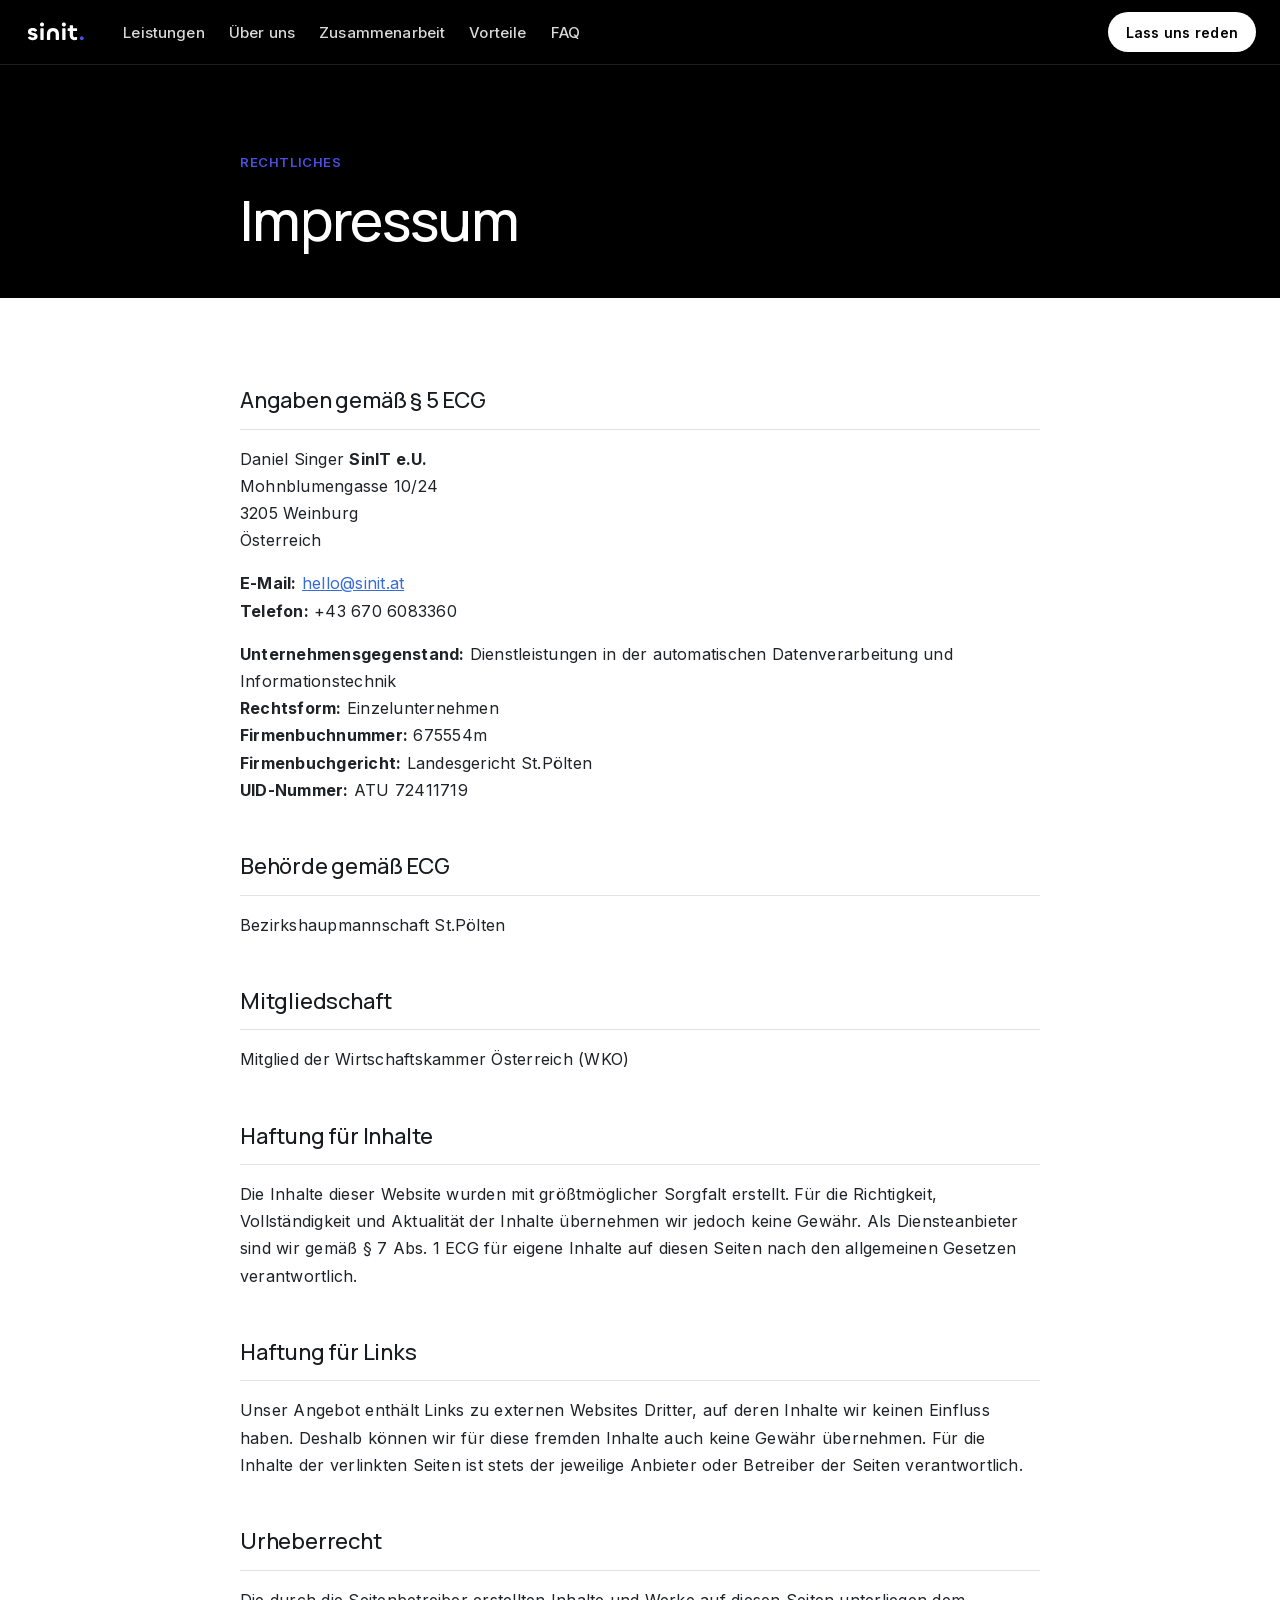
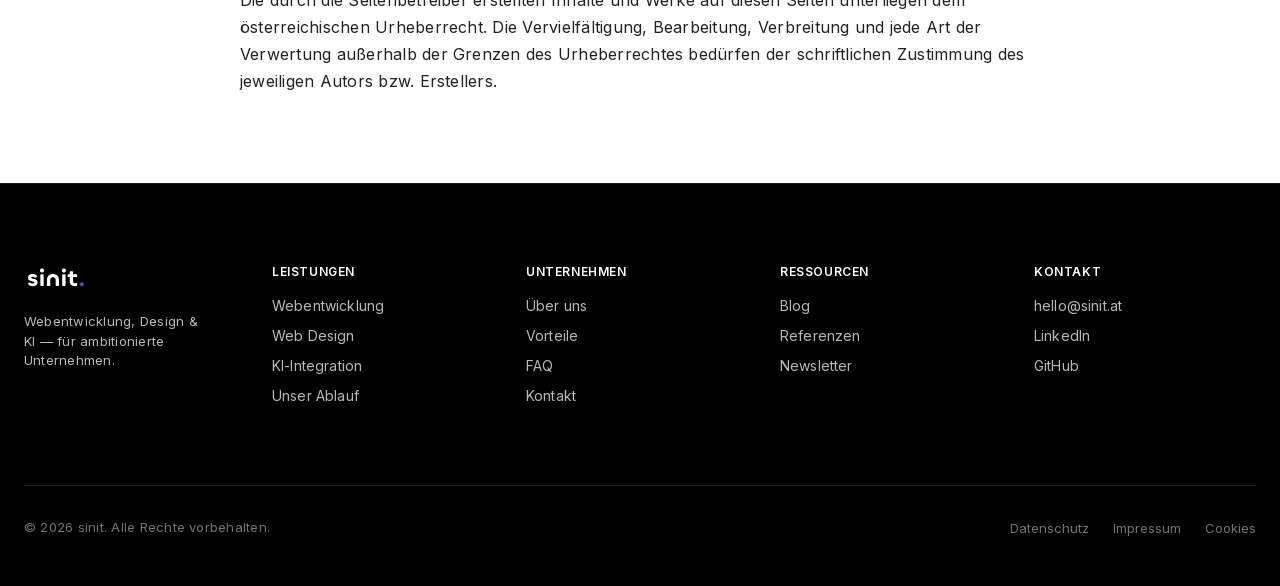
<file: impressum.html>
<!doctype html>
<html lang="de">
  <head>
    <meta charset="UTF-8" />
    <meta name="viewport" content="width=device-width, initial-scale=1.0" />
    <meta name="robots" content="noindex" />
    <title>Impressum · sinit</title>
    <link rel="icon" type="image/svg+xml" href="assets/logo-s-glyph.svg" />
    <link rel="stylesheet" />
    <link rel="stylesheet" href="scss/main.css" />
  </head>
  <body>
    <!-- NAVBAR -->
    <header class="navbar" role="banner">
      <div class="navbar__inner">
        <a
          href="index.html"
          class="navbar__brand"
          aria-label="sinit Startseite"
        >
          <img src="assets/sinit-light.svg" alt="sinit" class="navbar__logo" />
        </a>
        <nav class="navbar__nav" aria-label="Hauptnavigation">
          <a href="index.html#services" class="navbar__link">Leistungen</a>
          <a href="index.html#about" class="navbar__link">Über uns</a>
          <a href="index.html#process" class="navbar__link">Zusammenarbeit</a>
          <a href="index.html#vorteile" class="navbar__link">Vorteile</a>
          <a href="index.html#faq" class="navbar__link">FAQ</a>
        </nav>
        <div class="navbar__actions">
          <a
            href="index.html#contact"
            class="btn btn--primary"
            style="height: 40px; padding: 0 18px; font-size: 14px"
          >
            Lass uns reden
          </a>
        </div>
        <button
          class="navbar__hamburger"
          aria-label="Navigation öffnen"
          aria-expanded="false"
          aria-controls="mobile-drawer"
        >
          <span></span><span></span><span></span>
        </button>
      </div>
      <div
        class="navbar__drawer"
        id="mobile-drawer"
        role="dialog"
        aria-label="Mobile Navigation"
      >
        <a href="index.html#services" class="navbar__link">Leistungen</a>
        <a href="index.html#about" class="navbar__link">Über uns</a>
        <a href="index.html#process" class="navbar__link">Zusammenarbeit</a>
        <a href="index.html#vorteile" class="navbar__link">Vorteile</a>
        <a href="index.html#faq" class="navbar__link">FAQ</a>
        <div class="navbar__actions-mobile">
          <a
            href="index.html#contact"
            class="btn btn--primary"
            style="width: 100%; justify-content: center"
            >Lass uns reden</a
          >
        </div>
      </div>
    </header>

    <!-- HERO -->
    <div class="legal-hero">
      <div class="legal-hero__inner">
        <p class="legal-hero__eyebrow">Rechtliches</p>
        <h1 class="legal-hero__title">Impressum</h1>
      </div>
    </div>

    <!-- CONTENT -->
    <main class="legal-content">
      <div class="legal-content__inner">
        <div class="legal-content__block">
          <h2>Angaben gemäß § 5 ECG</h2>
          <p>
            Daniel Singer
            <strong>SinIT e.U.</strong><br />
            Mohnblumengasse 10/24<br />
            3205 Weinburg<br />
            Österreich
          </p>
          <p>
            <strong>E-Mail:</strong>
            <a href="mailto:hello@sinit.at">hello@sinit.at</a><br />
            <strong>Telefon:</strong> +43 670 6083360
          </p>
          <p>
            <strong>Unternehmensgegenstand:</strong> Dienstleistungen in der
            automatischen Datenverarbeitung und Informationstechnik<br />
            <strong>Rechtsform:</strong> Einzelunternehmen<br />
            <strong>Firmenbuchnummer:</strong> 675554m<br />
            <strong>Firmenbuchgericht:</strong> Landesgericht St.Pölten<br />
            <strong>UID-Nummer:</strong> ATU 72411719
          </p>
        </div>

        <div class="legal-content__block">
          <h2>Behörde gemäß ECG</h2>
          <p>Bezirkshaupmannschaft St.Pölten</p>
        </div>

        <div class="legal-content__block">
          <h2>Mitgliedschaft</h2>
          <p>Mitglied der Wirtschaftskammer Österreich (WKO)<br /></p>
        </div>

        <div class="legal-content__block">
          <h2>Haftung für Inhalte</h2>
          <p>
            Die Inhalte dieser Website wurden mit größtmöglicher Sorgfalt
            erstellt. Für die Richtigkeit, Vollständigkeit und Aktualität der
            Inhalte übernehmen wir jedoch keine Gewähr. Als Diensteanbieter sind
            wir gemäß § 7 Abs. 1 ECG für eigene Inhalte auf diesen Seiten nach
            den allgemeinen Gesetzen verantwortlich.
          </p>
        </div>

        <div class="legal-content__block">
          <h2>Haftung für Links</h2>
          <p>
            Unser Angebot enthält Links zu externen Websites Dritter, auf deren
            Inhalte wir keinen Einfluss haben. Deshalb können wir für diese
            fremden Inhalte auch keine Gewähr übernehmen. Für die Inhalte der
            verlinkten Seiten ist stets der jeweilige Anbieter oder Betreiber
            der Seiten verantwortlich.
          </p>
        </div>

        <div class="legal-content__block">
          <h2>Urheberrecht</h2>
          <p>
            Die durch die Seitenbetreiber erstellten Inhalte und Werke auf
            diesen Seiten unterliegen dem österreichischen Urheberrecht. Die
            Vervielfältigung, Bearbeitung, Verbreitung und jede Art der
            Verwertung außerhalb der Grenzen des Urheberrechtes bedürfen der
            schriftlichen Zustimmung des jeweiligen Autors bzw. Erstellers.
          </p>
        </div>
      </div>
    </main>

    <!-- FOOTER -->
    <footer class="footer" role="contentinfo">
      <div class="footer__inner">
        <div class="footer__top">
          <div>
            <a
              href="index.html"
              class="footer__brand"
              aria-label="sinit Startseite"
            >
              <img
                src="assets/sinit-light.svg"
                alt="sinit"
                class="footer__logo"
              />
            </a>
            <p class="footer__tagline">
              Webentwicklung, Design &amp; KI — für ambitionierte Unternehmen.
            </p>
          </div>
          <div class="footer__cols">
            <div>
              <div class="footer__col-title">Leistungen</div>
              <ul class="footer__col-list">
                <li>
                  <a href="index.html#services" class="footer__col-link"
                    >Webentwicklung</a
                  >
                </li>
                <li>
                  <a href="index.html#services" class="footer__col-link"
                    >Web Design</a
                  >
                </li>
                <li>
                  <a href="index.html#services" class="footer__col-link"
                    >KI-Integration</a
                  >
                </li>
                <li>
                  <a href="index.html#process" class="footer__col-link"
                    >Unser Ablauf</a
                  >
                </li>
              </ul>
            </div>
            <div>
              <div class="footer__col-title">Unternehmen</div>
              <ul class="footer__col-list">
                <li>
                  <a href="index.html#about" class="footer__col-link"
                    >Über uns</a
                  >
                </li>
                <li>
                  <a href="index.html#vorteile" class="footer__col-link"
                    >Vorteile</a
                  >
                </li>
                <li>
                  <a href="index.html#faq" class="footer__col-link">FAQ</a>
                </li>
                <li>
                  <a href="index.html#contact" class="footer__col-link"
                    >Kontakt</a
                  >
                </li>
              </ul>
            </div>
            <div>
              <div class="footer__col-title">Ressourcen</div>
              <ul class="footer__col-list">
                <li><a href="#" class="footer__col-link">Blog</a></li>
                <li><a href="#" class="footer__col-link">Referenzen</a></li>
                <li><a href="#" class="footer__col-link">Newsletter</a></li>
              </ul>
            </div>
            <div>
              <div class="footer__col-title">Kontakt</div>
              <ul class="footer__col-list">
                <li>
                  <a href="mailto:hello@sinit.at" class="footer__col-link"
                    >hello@sinit.at</a
                  >
                </li>
                <li><a href="#" class="footer__col-link">LinkedIn</a></li>
                <li><a href="#" class="footer__col-link">GitHub</a></li>
              </ul>
            </div>
          </div>
        </div>
        <div class="footer__divider"></div>
        <div class="footer__bottom">
          <p class="footer__copy">© 2026 sinit. Alle Rechte vorbehalten.</p>
          <nav class="footer__legal-links" aria-label="Rechtliches">
            <a href="datenschutz.html" class="footer__legal-link"
              >Datenschutz</a
            >
            <a href="impressum.html" class="footer__legal-link">Impressum</a>
            <a href="#" class="footer__legal-link">Cookies</a>
          </nav>
        </div>
      </div>
    </footer>

    <script src="js/main.js"></script>
  </body>
</html>
</file>
<file: scss/main.css>
@charset "UTF-8";
@font-face {
  font-family: "Manrope";
  font-style: normal;
  font-weight: 400 700;
  font-display: swap;
  src: url("../assets/fonts/manrope-latin-ext.woff2") format("woff2");
  unicode-range: U+0100-02BA, U+02BD-02C5, U+02C7-02CC, U+02CE-02D7, U+02DD-02FF, U+0304, U+0308, U+0329, U+1D00-1DBF, U+1E00-1E9F, U+1EF2-1EFF, U+2020, U+20A0-20AB, U+20AD-20C0, U+2113, U+2C60-2C7F, U+A720-A7FF;
}
@font-face {
  font-family: "Manrope";
  font-style: normal;
  font-weight: 400 700;
  font-display: swap;
  src: url("../assets/fonts/manrope-latin.woff2") format("woff2");
  unicode-range: U+0000-00FF, U+0131, U+0152-0153, U+02BB-02BC, U+02C6, U+02DA, U+02DC, U+0304, U+0308, U+0329, U+2000-206F, U+20AC, U+2122, U+2191, U+2193, U+2212, U+2215, U+FEFF, U+FFFD;
}
@font-face {
  font-family: "Inter";
  font-style: normal;
  font-weight: 400 700;
  font-display: swap;
  src: url("../assets/fonts/inter-latin-ext.woff2") format("woff2");
  unicode-range: U+0100-02BA, U+02BD-02C5, U+02C7-02CC, U+02CE-02D7, U+02DD-02FF, U+0304, U+0308, U+0329, U+1D00-1DBF, U+1E00-1E9F, U+1EF2-1EFF, U+2020, U+20A0-20AB, U+20AD-20C0, U+2113, U+2C60-2C7F, U+A720-A7FF;
}
@font-face {
  font-family: "Inter";
  font-style: normal;
  font-weight: 400 700;
  font-display: swap;
  src: url("../assets/fonts/inter-latin.woff2") format("woff2");
  unicode-range: U+0000-00FF, U+0131, U+0152-0153, U+02BB-02BC, U+02C6, U+02DA, U+02DC, U+0304, U+0308, U+0329, U+2000-206F, U+20AC, U+2122, U+2191, U+2193, U+2212, U+2215, U+FEFF, U+FFFD;
}
*,
*::before,
*::after {
  box-sizing: border-box;
  margin: 0;
  padding: 0;
}

html {
  font-family: "Inter", system-ui, sans-serif;
  color: #191c1f;
  scroll-behavior: smooth;
  -webkit-font-smoothing: antialiased;
  -moz-osx-font-smoothing: grayscale;
}

body {
  background: #000000;
  overflow-x: hidden;
}

img,
svg {
  display: block;
  max-width: 100%;
}

a {
  color: #376cd5;
  text-decoration: none;
}
a:hover {
  text-decoration: underline;
}

ul,
ol {
  list-style: none;
}

button {
  font-family: "Inter", system-ui, sans-serif;
  cursor: pointer;
  border: none;
  background: none;
}

.t-display-xxl {
  font-family: "Manrope", "Inter Display", system-ui, sans-serif;
  font-weight: 500;
  font-size: 136px;
  line-height: 1;
  letter-spacing: -2.72px;
}

.t-display-xl {
  font-family: "Manrope", "Inter Display", system-ui, sans-serif;
  font-weight: 500;
  font-size: 80px;
  line-height: 1;
  letter-spacing: -0.8px;
}

.t-display-lg {
  font-family: "Manrope", "Inter Display", system-ui, sans-serif;
  font-weight: 500;
  font-size: 48px;
  line-height: 1.21;
  letter-spacing: -0.48px;
}

.t-display-md {
  font-family: "Manrope", "Inter Display", system-ui, sans-serif;
  font-weight: 500;
  font-size: 40px;
  line-height: 1.2;
  letter-spacing: -0.4px;
}

.t-heading-lg {
  font-family: "Manrope", "Inter Display", system-ui, sans-serif;
  font-weight: 500;
  font-size: 32px;
  line-height: 1.19;
  letter-spacing: -0.32px;
}

.t-heading-md {
  font-family: "Manrope", "Inter Display", system-ui, sans-serif;
  font-weight: 500;
  font-size: 24px;
  line-height: 1.33;
}

.t-heading-sm {
  font-family: "Manrope", "Inter Display", system-ui, sans-serif;
  font-weight: 500;
  font-size: 20px;
  line-height: 1.4;
}

.t-body-lg {
  font-family: "Inter", system-ui, sans-serif;
  font-weight: 400;
  font-size: 18px;
  line-height: 1.56;
  letter-spacing: -0.09px;
}

.t-body-md {
  font-family: "Inter", system-ui, sans-serif;
  font-weight: 400;
  font-size: 16px;
  line-height: 1.5;
  letter-spacing: 0.24px;
}

.t-body-md-bold {
  font-family: "Inter", system-ui, sans-serif;
  font-weight: 600;
  font-size: 16px;
  line-height: 1.5;
  letter-spacing: 0.16px;
}

.t-body-sm {
  font-family: "Inter", system-ui, sans-serif;
  font-weight: 400;
  font-size: 14px;
  line-height: 1.43;
}

.t-button-lg {
  font-family: "Manrope", "Inter Display", system-ui, sans-serif;
  font-weight: 500;
  font-size: 20px;
  line-height: 1.4;
}

.t-button-md {
  font-family: "Inter", system-ui, sans-serif;
  font-weight: 600;
  font-size: 16px;
  line-height: 1.5;
  letter-spacing: 0.24px;
}

.t-button-sm {
  font-family: "Inter", system-ui, sans-serif;
  font-weight: 600;
  font-size: 14px;
  line-height: 1.43;
}

.t-caption {
  font-family: "Inter", system-ui, sans-serif;
  font-weight: 400;
  font-size: 13px;
  line-height: 1.4;
}

.t-link-emph {
  font-family: "Inter", system-ui, sans-serif;
  font-weight: 700;
  font-size: 16px;
  line-height: 1.5;
  letter-spacing: 0.24px;
}

h1 {
  font-family: "Manrope", "Inter Display", system-ui, sans-serif;
  font-weight: 500;
  font-size: clamp(48px, 8vw, 96px);
  line-height: 1;
  letter-spacing: -0.022em;
}

h2 {
  font-family: "Manrope", "Inter Display", system-ui, sans-serif;
  font-weight: 500;
  font-size: clamp(36px, 5vw, 48px);
  line-height: 1.21;
  letter-spacing: -0.48px;
}

h3 {
  font-family: "Manrope", "Inter Display", system-ui, sans-serif;
  font-weight: 500;
  font-size: 32px;
  line-height: 1.19;
  letter-spacing: -0.32px;
}

h4 {
  font-family: "Manrope", "Inter Display", system-ui, sans-serif;
  font-weight: 500;
  font-size: 24px;
  line-height: 1.33;
}

h5 {
  font-family: "Manrope", "Inter Display", system-ui, sans-serif;
  font-weight: 500;
  font-size: 20px;
  line-height: 1.4;
}

p {
  font-family: "Inter", system-ui, sans-serif;
  font-weight: 400;
  font-size: 16px;
  line-height: 1.5;
  letter-spacing: 0.24px;
  color: #1f2226;
}

small {
  font-family: "Inter", system-ui, sans-serif;
  font-size: 13px;
  line-height: 1.4;
  color: #505a63;
}

.btn {
  display: inline-flex;
  align-items: center;
  justify-content: center;
  gap: 8px;
  height: 48px;
  padding: 0 28px;
  border-radius: 9999px;
  font-family: "Inter", system-ui, sans-serif;
  font-weight: 600;
  font-size: 16px;
  letter-spacing: 0.24px;
  border: none;
  cursor: pointer;
  transition: color 0.3s ease, border-color 0.3s ease, background-color 0.55s cubic-bezier(0.4, 0, 0.2, 1);
  white-space: nowrap;
  position: relative;
  overflow: hidden;
  z-index: 0;
}
.btn__fill {
  position: absolute;
  border-radius: 50%;
  background: #494fdf;
  transform: scale(0);
  transition: transform 0.55s cubic-bezier(0.4, 0, 0.2, 1);
  pointer-events: none;
  z-index: 0;
}
.btn__text {
  position: relative;
  z-index: 1;
  display: inherit;
  align-items: inherit;
  gap: inherit;
}
.btn--primary {
  background: #ffffff;
  color: #000000;
}
.btn--primary:hover {
  background: #494fdf;
  color: #ffffff;
  text-decoration: none;
}
.btn--dark {
  background: #000000;
  color: #ffffff;
}
.btn--dark:hover {
  background: #494fdf;
  color: #ffffff;
  text-decoration: none;
}
.btn--soft {
  background: #f4f4f4;
  color: #191c1f;
}
.btn--soft:hover {
  background: #494fdf;
  color: #ffffff;
  text-decoration: none;
}
.btn--outline-light {
  background: #ffffff;
  color: #191c1f;
  border: 1px solid #191c1f;
}
.btn--outline-light:hover {
  background: #494fdf;
  color: #ffffff;
  border-color: #494fdf;
  text-decoration: none;
}
.btn--outline-dark {
  background: transparent;
  color: #ffffff;
  border: 1px solid rgba(255, 255, 255, 0.4);
}
.btn--outline-dark:hover {
  background: #494fdf;
  color: #ffffff;
  border-color: #494fdf;
  text-decoration: none;
}
.btn--sm {
  height: 36px;
  padding: 0 16px;
  font-size: 14px;
  background: #f4f4f4;
  color: #191c1f;
}
.btn--sm:hover {
  background: #e2e2e7;
}
.btn--primary-cobalt {
  background: #494fdf;
  color: #ffffff;
}
.btn--primary-cobalt:hover {
  background: #3a40c4;
  text-decoration: none;
}

.card {
  border-radius: 20px;
  padding: 32px;
}
.card--light {
  background: #ffffff;
  color: #191c1f;
  border: 1px solid #e2e2e7;
}
.card--dark {
  background: #16181a;
  color: #ffffff;
}
.card--featured {
  background: #494fdf;
  color: #ffffff;
}

.badge {
  display: inline-flex;
  align-items: center;
  padding: 4px 12px;
  border-radius: 9999px;
  font-size: 13px;
  line-height: 1.4;
}
.badge--tag {
  background: #f4f4f4;
  color: #191c1f;
}
.badge--feature {
  background: #494fdf;
  color: #ffffff;
}
.badge--dark {
  background: rgba(255, 255, 255, 0.1);
  color: #ffffff;
}

.text-input {
  height: 56px;
  padding: 14px 16px;
  border-radius: 12px;
  border: 1px solid #e2e2e7;
  background: #ffffff;
  color: #191c1f;
  font-family: "Inter", system-ui, sans-serif;
  font-size: 16px;
  letter-spacing: 0.24px;
  width: 100%;
  transition: outline 0.1s ease;
}
.text-input:focus {
  outline: 2px solid #494fdf;
  outline-offset: -1px;
}
.text-input::-moz-placeholder {
  color: #8d969e;
}
.text-input::placeholder {
  color: #8d969e;
}

textarea.text-input {
  height: auto;
  min-height: 120px;
  padding: 14px 16px;
  resize: vertical;
}

.glyph-box {
  width: 64px;
  height: 64px;
  border-radius: 12px;
  display: flex;
  align-items: center;
  justify-content: center;
  flex-shrink: 0;
}
.glyph-box--teal {
  background: #00a87e;
}
.glyph-box--pink {
  background: #e61e49;
}
.glyph-box--green {
  background: #428619;
}
.glyph-box--blue {
  background: #007bc2;
}
.glyph-box--yellow {
  background: #b09000;
}
.glyph-box--cobalt {
  background: #494fdf;
}
.glyph-box--warning {
  background: #ec7e00;
}
.glyph-box svg {
  width: 28px;
  height: 28px;
  fill: rgba(255, 255, 255, 0.85);
}

.divider {
  height: 1px;
}
.divider--light {
  background: #e2e2e7;
}
.divider--dark {
  background: rgba(255, 255, 255, 0.12);
}
.divider--strong {
  background: #191c1f;
}

@keyframes sinit-fade-up {
  from {
    opacity: 0;
    transform: translateY(28px);
  }
  to {
    opacity: 1;
    transform: translateY(0);
  }
}
@keyframes sinit-fade-in {
  from {
    opacity: 0;
  }
  to {
    opacity: 1;
  }
}
.navbar {
  animation: sinit-fade-in 0.5s ease both;
}

.hero__eyebrow {
  animation: sinit-fade-up 0.6s ease both;
  animation-delay: 0.1s;
}

.hero__title {
  animation: sinit-fade-up 0.7s ease both;
  animation-delay: 0.22s;
}

.hero__subtitle {
  animation: sinit-fade-up 0.7s ease both;
  animation-delay: 0.38s;
}

.hero__ctas {
  animation: sinit-fade-up 0.6s ease both;
  animation-delay: 0.52s;
}

.hero__disclosure {
  animation: sinit-fade-up 0.6s ease both;
  animation-delay: 0.64s;
}

.animate-fade-up {
  opacity: 0;
  transform: translateY(28px);
  transition: opacity 0.65s ease, transform 0.65s ease;
}
.animate-fade-up.is-visible {
  opacity: 1;
  transform: translateY(0);
}

.animate-stagger > * {
  opacity: 0;
  transform: translateY(24px);
  transition: opacity 0.55s ease, transform 0.55s ease;
}
.animate-stagger.is-visible > *:nth-child(1) {
  opacity: 1;
  transform: translateY(0);
  transition-delay: 0s;
}
.animate-stagger.is-visible > *:nth-child(2) {
  opacity: 1;
  transform: translateY(0);
  transition-delay: 0.1s;
}
.animate-stagger.is-visible > *:nth-child(3) {
  opacity: 1;
  transform: translateY(0);
  transition-delay: 0.2s;
}
.animate-stagger.is-visible > *:nth-child(4) {
  opacity: 1;
  transform: translateY(0);
  transition-delay: 0.3s;
}
.animate-stagger.is-visible > *:nth-child(5) {
  opacity: 1;
  transform: translateY(0);
  transition-delay: 0.4s;
}
.animate-stagger.is-visible > *:nth-child(6) {
  opacity: 1;
  transform: translateY(0);
  transition-delay: 0.5s;
}
.animate-stagger.is-visible > *:nth-child(7) {
  opacity: 1;
  transform: translateY(0);
  transition-delay: 0.6s;
}
.animate-stagger.is-visible > *:nth-child(8) {
  opacity: 1;
  transform: translateY(0);
  transition-delay: 0.7s;
}

.cursor-dot {
  position: fixed;
  top: 0;
  left: 0;
  width: 10px;
  height: 10px;
  border-radius: 50%;
  background: #494fdf;
  pointer-events: none;
  z-index: 9999;
  will-change: transform;
  transition: width 0.2s ease, height 0.2s ease, opacity 0.3s ease, background 0.2s ease;
  opacity: 0;
}
.cursor-dot.is-active {
  opacity: 1;
}
.cursor-dot.is-hovering {
  width: 20px;
  height: 20px;
  background: #4f55f1;
}
@media (hover: none) {
  .cursor-dot {
    display: none;
  }
}

@media (prefers-reduced-motion: reduce) {
  .navbar,
  .hero__eyebrow,
  .hero__title,
  .hero__subtitle,
  .hero__ctas,
  .hero__disclosure {
    animation: none;
    opacity: 1;
    transform: none;
  }
  .animate-fade-up,
  .animate-stagger > * {
    opacity: 1;
    transform: none;
    transition: none;
  }
}
.cookie-banner {
  position: fixed;
  bottom: 32px;
  left: 32px;
  z-index: 9999;
  width: calc(100vw - 64px);
  max-width: 420px;
  background: #16181a;
  border: 1px solid rgba(255, 255, 255, 0.12);
  border-radius: 20px;
  padding: 24px;
  box-shadow: 0 8px 40px rgba(0, 0, 0, 0.6), 0 2px 8px rgba(0, 0, 0, 0.4);
  display: flex;
  flex-direction: column;
  gap: 16px;
  transition: transform 0.4s cubic-bezier(0.4, 0, 0.2, 1), opacity 0.4s ease;
}
.cookie-banner.is-hidden {
  transform: translateY(calc(100% + 64px));
  opacity: 0;
  pointer-events: none;
}
.cookie-banner__text {
  font-family: "Inter", system-ui, sans-serif;
  font-size: 14px;
  line-height: 1.6;
  color: rgba(255, 255, 255, 0.72);
}
.cookie-banner__text a {
  color: #ffffff;
  text-decoration: underline;
  text-underline-offset: 3px;
}
.cookie-banner__text a:hover {
  color: #4f55f1;
}
.cookie-banner__actions {
  display: flex;
  gap: 8px;
}
.cookie-banner__actions .btn {
  flex: 1;
  justify-content: center;
  height: 40px;
  font-size: 14px;
  padding: 0 16px;
}

.navbar {
  position: sticky;
  top: 0;
  z-index: 100;
  background: #000000;
  color: #ffffff;
  border-bottom: 1px solid rgba(255, 255, 255, 0.12);
}
.navbar__inner {
  max-width: 1280px;
  margin: 0 auto;
  height: 64px;
  display: flex;
  align-items: center;
  padding: 0 24px;
  gap: 32px;
}
.navbar__brand {
  display: inline-flex;
  align-items: center;
  gap: 6px;
  text-decoration: none;
  color: #ffffff;
  flex-shrink: 0;
}
.navbar__brand:hover {
  text-decoration: none;
}
.navbar__logo {
  height: 28px;
  width: auto;
}
.navbar__nav {
  display: flex;
  align-items: center;
  gap: 24px;
}
.navbar__link {
  color: rgba(255, 255, 255, 0.85);
  font-family: "Inter", system-ui, sans-serif;
  font-size: 15px;
  font-weight: 500;
  letter-spacing: 0.16px;
  text-decoration: none;
  transition: color 0.15s ease;
}
.navbar__link:hover {
  color: #ffffff;
  text-decoration: none;
}
.navbar__actions {
  margin-left: auto;
  display: flex;
  align-items: center;
  gap: 16px;
}
.navbar__login {
  color: #ffffff;
  font-family: "Inter", system-ui, sans-serif;
  font-size: 14px;
  font-weight: 600;
  letter-spacing: 0.24px;
  text-decoration: none;
}
.navbar__login:hover {
  text-decoration: underline;
}
.navbar__hamburger {
  display: none;
  flex-direction: column;
  gap: 5px;
  cursor: pointer;
  padding: 4px;
  background: none;
  border: none;
}
.navbar__hamburger span {
  display: block;
  width: 22px;
  height: 2px;
  background: #ffffff;
  border-radius: 2px;
  transition: transform 0.25s ease, opacity 0.25s ease;
}
.navbar__hamburger.is-open span:nth-child(1) {
  transform: translateY(7px) rotate(45deg);
}
.navbar__hamburger.is-open span:nth-child(2) {
  opacity: 0;
}
.navbar__hamburger.is-open span:nth-child(3) {
  transform: translateY(-7px) rotate(-45deg);
}
.navbar__drawer {
  display: none;
  flex-direction: column;
  gap: 0;
  background: #0a0a0a;
  border-top: 1px solid rgba(255, 255, 255, 0.12);
  padding: 24px 24px 32px;
}
.navbar__drawer.is-open {
  display: flex;
}
.navbar__drawer .navbar__link {
  font-size: 18px;
  padding: 14px 0;
  border-bottom: 1px solid rgba(255, 255, 255, 0.12);
}
.navbar__drawer .navbar__actions-mobile {
  display: flex;
  flex-direction: column;
  gap: 8px;
  margin-top: 24px;
}

@media (max-width: 768px) {
  .navbar__nav, .navbar__login {
    display: none;
  }
  .navbar__hamburger {
    display: flex;
  }
  .navbar__actions .btn {
    display: none;
  }
}
.hero {
  background: #000000;
  color: #ffffff;
  padding: 88px 24px 120px;
  position: relative;
  overflow: hidden;
}
.hero__inner {
  max-width: 1280px;
  margin: 0 auto;
  display: flex;
  flex-direction: column;
  align-items: center;
  text-align: center;
}
.hero__left {
  display: flex;
  flex-direction: column;
  align-items: center;
  gap: 24px;
  max-width: 1080px;
  width: 100%;
}
.hero__eyebrow {
  display: inline-flex;
  align-items: center;
  gap: 8px;
  font-family: "Inter", system-ui, sans-serif;
  font-size: 13px;
  font-weight: 600;
  letter-spacing: 0.6px;
  text-transform: uppercase;
  color: #494fdf;
}
.hero__title {
  font-family: "Manrope", "Inter Display", system-ui, sans-serif;
  font-weight: 500;
  font-size: clamp(52px, 8.5vw, 112px);
  line-height: 1;
  letter-spacing: -0.022em;
  color: #ffffff;
  margin: 0;
}
.hero__subtitle {
  font-family: "Inter", system-ui, sans-serif;
  font-weight: 400;
  font-size: clamp(17px, 2vw, 20px);
  line-height: 1.5;
  letter-spacing: -0.09px;
  color: rgba(255, 255, 255, 0.72);
  max-width: 560px;
  margin: 0;
}
.hero__ctas {
  display: flex;
  justify-content: center;
  gap: 14px;
  flex-wrap: wrap;
  margin-top: 8px;
}
.hero__disclosure {
  font-family: "Inter", system-ui, sans-serif;
  font-size: 12px;
  letter-spacing: 0.16px;
  color: rgba(255, 255, 255, 0.45);
  margin-top: 8px;
  line-height: 1.5;
}

@media (max-width: 768px) {
  .hero {
    padding: 80px 16px 88px;
  }
  .hero__title {
    font-size: clamp(40px, 10vw, 64px);
  }
}
.legal-hero {
  background: #000000;
  padding: 88px 24px 48px;
}
.legal-hero__inner {
  max-width: 800px;
  margin: 0 auto;
}
.legal-hero__eyebrow {
  font-family: "Inter", system-ui, sans-serif;
  font-size: 13px;
  font-weight: 600;
  letter-spacing: 0.6px;
  text-transform: uppercase;
  color: #494fdf;
  margin-bottom: 16px;
}
.legal-hero__title {
  font-family: "Manrope", "Inter Display", system-ui, sans-serif;
  font-weight: 500;
  font-size: clamp(36px, 5vw, 56px);
  line-height: 1.1;
  letter-spacing: -0.03em;
  color: #ffffff;
  margin: 0;
}

.legal-content {
  background: #ffffff;
  padding: 88px 24px;
}
.legal-content__inner {
  max-width: 800px;
  margin: 0 auto;
  display: flex;
  flex-direction: column;
  gap: 48px;
}
.legal-content__block {
  display: flex;
  flex-direction: column;
  gap: 16px;
}
.legal-content__block h2 {
  font-family: "Manrope", "Inter Display", system-ui, sans-serif;
  font-weight: 500;
  font-size: 22px;
  line-height: 1.3;
  letter-spacing: -0.2px;
  color: #191c1f;
  padding-bottom: 14px;
  border-bottom: 1px solid #e2e2e7;
}
.legal-content__block h3 {
  font-family: "Manrope", "Inter Display", system-ui, sans-serif;
  font-weight: 500;
  font-size: 17px;
  color: #191c1f;
  margin-top: 8px;
}
.legal-content__block p {
  color: #1f2226;
  line-height: 1.7;
}
.legal-content__block a {
  color: #376cd5;
  text-decoration: underline;
}
.legal-content__block ul {
  list-style: disc;
  padding-left: 24px;
  display: flex;
  flex-direction: column;
  gap: 8px;
}
.legal-content__block ul li {
  font-family: "Inter", system-ui, sans-serif;
  font-size: 16px;
  line-height: 1.6;
  color: #1f2226;
  letter-spacing: 0.24px;
}

.band {
  padding: 88px 24px;
}
.band--dark {
  background: #000000;
  color: #ffffff;
}
.band--light {
  background: #ffffff;
  color: #191c1f;
}
.band--soft {
  background: #f4f4f4;
  color: #191c1f;
}

.container {
  max-width: 1280px;
  margin: 0 auto;
}

.section-header {
  margin-bottom: 48px;
  max-width: 720px;
}
.section-header--centered {
  margin-left: auto;
  margin-right: auto;
  text-align: center;
  max-width: 640px;
}

.eyebrow {
  font-family: "Inter", system-ui, sans-serif;
  font-weight: 600;
  font-size: 13px;
  letter-spacing: 0.6px;
  text-transform: uppercase;
  margin-bottom: 14px;
}
.eyebrow--light {
  color: #505a63;
}
.eyebrow--dark {
  color: rgba(255, 255, 255, 0.55);
}
.eyebrow--cobalt {
  color: #494fdf;
}

.services {
  background: #ffffff;
  padding: 88px 24px;
}
.services__header {
  margin-bottom: 48px;
  max-width: 680px;
}
.services__header h2 {
  color: #191c1f;
}
.services__grid {
  display: grid;
  grid-template-columns: repeat(2, 1fr);
  gap: 24px;
}
.services__card {
  background: #ffffff;
  border: 1px solid #e2e2e7;
  border-radius: 20px;
  padding: 32px;
  display: flex;
  flex-direction: column;
  gap: 16px;
  transition: border-color 0.2s ease, box-shadow 0.2s ease;
}
.services__card:hover {
  border-color: #c9c9cd;
  box-shadow: 0 4px 24px rgba(0, 0, 0, 0.06);
}
.services__card h4 {
  color: #191c1f;
  margin-top: 8px;
}
.services__card p {
  color: #1f2226;
  flex-grow: 1;
}
.services__card-link {
  color: #376cd5;
  font-family: "Inter", system-ui, sans-serif;
  font-weight: 600;
  font-size: 15px;
  letter-spacing: 0.16px;
  text-decoration: none;
  display: inline-flex;
  align-items: center;
  gap: 6px;
  margin-top: auto;
}
.services__card-link:hover {
  text-decoration: underline;
}
.services__card-link::after {
  content: "→";
  transition: transform 0.15s ease;
}
.services__card-link:hover::after {
  transform: translateX(3px);
}
@media (max-width: 768px) {
  .services__grid {
    grid-template-columns: 1fr;
  }
}

.about {
  background: #000000;
  padding: 88px 24px;
  color: #ffffff;
}
.about__inner {
  max-width: 1280px;
  margin: 0 auto;
  display: grid;
  grid-template-columns: 1fr 1fr;
  gap: 80px;
  align-items: center;
}
.about__content {
  display: flex;
  flex-direction: column;
  gap: 24px;
}
.about__content h2 {
  color: #ffffff;
}
.about__content p {
  color: rgba(255, 255, 255, 0.72);
}
.about__stats {
  display: grid;
  grid-template-columns: 1fr 1fr;
  gap: 24px;
}
.about__stat {
  background: #16181a;
  border: 1px solid rgba(255, 255, 255, 0.12);
  border-radius: 20px;
  padding: 32px;
  display: flex;
  flex-direction: column;
  gap: 14px;
}
.about__stat-value {
  font-family: "Manrope", "Inter Display", system-ui, sans-serif;
  font-weight: 500;
  font-size: 24px;
  line-height: 1.2;
  letter-spacing: -0.3px;
  color: #ffffff;
  padding-bottom: 14px;
  border-bottom: 1px solid rgba(255, 255, 255, 0.12);
}
.about__stat-label {
  font-family: "Inter", system-ui, sans-serif;
  font-size: 13px;
  line-height: 1.6;
  color: rgba(255, 255, 255, 0.72);
}
@media (max-width: 1024px) {
  .about__inner {
    grid-template-columns: 1fr;
    gap: 88px;
  }
}
@media (max-width: 480px) {
  .about__stats {
    grid-template-columns: 1fr;
  }
}

.process {
  background: #ffffff;
  padding: 88px 24px;
}
.process__header {
  max-width: 600px;
  margin-bottom: 48px;
}
.process__header h2 {
  color: #191c1f;
}
.process__steps {
  max-width: 1280px;
  margin: 0 auto;
  display: grid;
  grid-template-columns: repeat(4, 1fr);
  gap: 24px;
  position: relative;
}
.process__steps::before {
  content: "";
  position: absolute;
  top: 28px;
  left: calc(12.5% + 28px);
  right: calc(12.5% + 28px);
  height: 1px;
  background: #e2e2e7;
}
@media (max-width: 1024px) {
  .process__steps::before {
    display: none;
  }
}
.process__step {
  display: flex;
  flex-direction: column;
  gap: 16px;
  position: relative;
}
.process__step-number {
  width: 56px;
  height: 56px;
  border-radius: 9999px;
  border: 1px solid #e2e2e7;
  background: #ffffff;
  display: flex;
  align-items: center;
  justify-content: center;
  font-family: "Manrope", "Inter Display", system-ui, sans-serif;
  font-weight: 500;
  font-size: 18px;
  color: #494fdf;
  flex-shrink: 0;
  position: relative;
  z-index: 1;
}
.process__step-title {
  font-family: "Manrope", "Inter Display", system-ui, sans-serif;
  font-weight: 500;
  font-size: 20px;
  line-height: 1.4;
  color: #191c1f;
}
.process__step-body {
  font-family: "Inter", system-ui, sans-serif;
  font-size: 15px;
  line-height: 1.5;
  color: #505a63;
}
@media (max-width: 1024px) {
  .process__steps {
    grid-template-columns: repeat(2, 1fr);
  }
}
@media (max-width: 768px) {
  .process__steps {
    grid-template-columns: 1fr;
  }
}

.pricing {
  background: #000000;
  padding: 120px 24px;
  color: #ffffff;
}
.pricing__header {
  text-align: center;
  margin-bottom: 88px;
  max-width: 560px;
  margin-left: auto;
  margin-right: auto;
}
.pricing__header h2 {
  color: #ffffff;
  margin-bottom: 16px;
}
.pricing__header p {
  color: rgba(255, 255, 255, 0.72);
}
.pricing__grid {
  max-width: 1280px;
  margin: 0 auto;
  display: grid;
  grid-template-columns: repeat(3, 1fr);
  gap: 24px;
  align-items: start;
}
.pricing__card {
  background: #16181a;
  border-radius: 20px;
  padding: 32px;
  display: flex;
  flex-direction: column;
  gap: 16px;
  border: 1px solid rgba(255, 255, 255, 0.12);
  transition: border-color 0.2s ease;
}
.pricing__card:hover {
  border-color: rgba(255, 255, 255, 0.2);
}
.pricing__card--featured {
  background: #494fdf;
  border-color: transparent;
  position: relative;
}
.pricing__card--featured .pricing__card-name,
.pricing__card--featured .pricing__card-price,
.pricing__card--featured .pricing__card-period,
.pricing__card--featured .pricing__card-desc,
.pricing__card--featured .pricing__card-feature {
  color: #ffffff;
}
.pricing__card--featured .pricing__card-feature::before {
  background: #ffffff;
}
.pricing__card--featured .pricing__card-divider {
  background: rgba(255, 255, 255, 0.2);
}
.pricing__badge {
  display: inline-flex;
  align-self: flex-start;
  padding: 4px 12px;
  border-radius: 9999px;
  font-size: 12px;
  font-weight: 600;
  letter-spacing: 0.3px;
  background: rgba(255, 255, 255, 0.2);
  color: #ffffff;
  text-transform: uppercase;
}
.pricing__card-name {
  font-family: "Manrope", "Inter Display", system-ui, sans-serif;
  font-weight: 500;
  font-size: 22px;
  letter-spacing: -0.2px;
  color: #ffffff;
}
.pricing__card-price {
  font-family: "Manrope", "Inter Display", system-ui, sans-serif;
  font-weight: 500;
  font-size: 48px;
  line-height: 1;
  letter-spacing: -0.48px;
  color: #ffffff;
}
.pricing__card-period {
  font-size: 14px;
  color: rgba(255, 255, 255, 0.72);
  font-family: "Inter", system-ui, sans-serif;
}
.pricing__card-desc {
  font-family: "Inter", system-ui, sans-serif;
  font-size: 14px;
  line-height: 1.5;
  color: rgba(255, 255, 255, 0.72);
}
.pricing__card-divider {
  height: 1px;
  background: rgba(255, 255, 255, 0.12);
}
.pricing__card-features {
  display: flex;
  flex-direction: column;
  gap: 14px;
}
.pricing__card-feature {
  font-family: "Inter", system-ui, sans-serif;
  font-size: 14px;
  line-height: 1.5;
  color: rgba(255, 255, 255, 0.72);
  display: flex;
  align-items: flex-start;
  gap: 8px;
}
.pricing__card-feature::before {
  content: "";
  width: 6px;
  height: 6px;
  border-radius: 50%;
  background: rgba(255, 255, 255, 0.72);
  flex-shrink: 0;
  margin-top: 6px;
}
.pricing__card-feature--featured {
  color: #ffffff;
}
.pricing__cta {
  margin-top: 8px;
}
@media (max-width: 1024px) {
  .pricing__grid {
    grid-template-columns: repeat(2, 1fr);
  }
}
@media (max-width: 768px) {
  .pricing__grid {
    grid-template-columns: 1fr;
    max-width: 480px;
  }
}

.faq {
  background: #ffffff;
  padding: 88px 24px;
}
.faq__inner {
  max-width: 1280px;
  margin: 0 auto;
  display: grid;
  grid-template-columns: 1fr 2fr;
  gap: 80px;
  align-items: start;
}
.faq__header {
  position: sticky;
  top: 88px;
}
.faq__header h2 {
  color: #191c1f;
  margin-bottom: 16px;
}
.faq__header p {
  color: #505a63;
}
.faq__list {
  display: flex;
  flex-direction: column;
}
.faq__item {
  border-top: 1px solid #e2e2e7;
}
.faq__item:last-child {
  border-bottom: 1px solid #e2e2e7;
}
.faq__question {
  width: 100%;
  background: none;
  border: none;
  text-align: left;
  padding: 24px 0;
  display: flex;
  justify-content: space-between;
  align-items: center;
  gap: 16px;
  cursor: pointer;
  font-family: "Manrope", "Inter Display", system-ui, sans-serif;
  font-weight: 500;
  font-size: 18px;
  line-height: 1.4;
  color: #191c1f;
}
.faq__question:hover {
  color: #494fdf;
}
.faq__question-icon {
  flex-shrink: 0;
  transition: transform 0.3s ease, color 0.2s ease;
  color: #505a63;
  font-size: 28px;
  font-weight: 300;
  line-height: 1;
  font-family: "Manrope", "Inter Display", system-ui, sans-serif;
}
.faq__question-icon::after {
  content: "+";
}
.faq__question:hover .faq__question-icon {
  color: #494fdf;
}
.faq__question[aria-expanded=true] {
  color: #191c1f;
}
.faq__question[aria-expanded=true] .faq__question-icon {
  transform: rotate(45deg);
  color: #191c1f;
}
.faq__answer {
  overflow: hidden;
  max-height: 0;
  transition: max-height 0.35s ease;
}
.faq__answer-inner {
  padding: 0 0 24px;
  font-family: "Inter", system-ui, sans-serif;
  font-size: 16px;
  line-height: 1.6;
  color: #505a63;
  max-width: 640px;
}
@media (max-width: 1024px) {
  .faq__inner {
    grid-template-columns: 1fr;
    gap: 48px;
  }
  .faq__header {
    position: static;
  }
}

.contact {
  background: #000000;
  padding: 120px 24px;
  color: #ffffff;
}
.contact__inner {
  max-width: 1280px;
  margin: 0 auto;
  display: grid;
  grid-template-columns: 1fr 1fr;
  gap: 80px;
  align-items: start;
}
.contact__content {
  display: flex;
  flex-direction: column;
  gap: 24px;
}
.contact__content h2 {
  color: #ffffff;
}
.contact__content p {
  color: rgba(255, 255, 255, 0.72);
}
.contact__trust {
  display: flex;
  flex-direction: column;
  gap: 14px;
  margin-top: 8px;
}
.contact__trust-item {
  display: flex;
  align-items: center;
  gap: 8px;
  font-family: "Inter", system-ui, sans-serif;
  font-size: 14px;
  color: rgba(255, 255, 255, 0.72);
}
.contact__trust-item::before {
  content: "✓";
  width: 28px;
  height: 28px;
  border-radius: 50%;
  background: #494fdf;
  color: #ffffff;
  display: flex;
  align-items: center;
  justify-content: center;
  font-size: 14px;
  font-weight: 700;
  flex-shrink: 0;
}
.contact__form {
  background: #16181a;
  border-radius: 20px;
  padding: 32px;
  border: 1px solid rgba(255, 255, 255, 0.12);
  display: flex;
  flex-direction: column;
  gap: 16px;
}
.contact__form-row {
  display: grid;
  grid-template-columns: 1fr 1fr;
  gap: 16px;
}
@media (max-width: 768px) {
  .contact__form-row {
    grid-template-columns: 1fr;
  }
}
.contact__form-group {
  display: flex;
  flex-direction: column;
  gap: 6px;
}
.contact__form-group label {
  font-family: "Inter", system-ui, sans-serif;
  font-size: 13px;
  font-weight: 600;
  color: rgba(255, 255, 255, 0.7);
  letter-spacing: 0.3px;
}
.contact__form-group .text-input {
  background: #0a0a0a;
  border-color: rgba(255, 255, 255, 0.12);
  color: #ffffff;
}
.contact__form-group .text-input::-moz-placeholder {
  color: rgba(255, 255, 255, 0.3);
}
.contact__form-group .text-input::placeholder {
  color: rgba(255, 255, 255, 0.3);
}
.contact__form-group .text-input:focus {
  outline-color: #494fdf;
}
@media (max-width: 1024px) {
  .contact__inner {
    grid-template-columns: 1fr;
  }
}

.footer {
  background: #000000;
  color: rgba(255, 255, 255, 0.72);
  padding: 80px 24px 48px;
  border-top: 1px solid rgba(255, 255, 255, 0.12);
}
.footer__inner {
  max-width: 1280px;
  margin: 0 auto;
}
.footer__top {
  display: grid;
  grid-template-columns: 200px 1fr;
  gap: 48px;
  margin-bottom: 80px;
  align-items: start;
}
.footer__brand {
  display: inline-flex;
  align-items: center;
  gap: 6px;
  text-decoration: none;
  color: #ffffff;
}
.footer__brand:hover {
  text-decoration: none;
}
.footer__logo {
  height: 28px;
  width: auto;
}
.footer__tagline {
  font-family: "Inter", system-ui, sans-serif;
  font-size: 13px;
  line-height: 1.5;
  color: rgba(255, 255, 255, 0.72);
  margin-top: 16px;
  max-width: 180px;
}
.footer__cols {
  display: grid;
  grid-template-columns: repeat(4, 1fr);
  gap: 32px;
}
.footer__col-title {
  font-family: "Inter", system-ui, sans-serif;
  font-size: 12px;
  font-weight: 600;
  color: #ffffff;
  letter-spacing: 0.6px;
  text-transform: uppercase;
  margin-bottom: 16px;
}
.footer__col-list {
  display: flex;
  flex-direction: column;
  gap: 10px;
}
.footer__col-link {
  color: rgba(255, 255, 255, 0.72);
  font-family: "Inter", system-ui, sans-serif;
  font-size: 14px;
  letter-spacing: 0.16px;
  text-decoration: none;
  transition: color 0.15s ease;
}
.footer__col-link:hover {
  color: #ffffff;
  text-decoration: none;
}
.footer__divider {
  height: 1px;
  background: rgba(255, 255, 255, 0.12);
  margin-bottom: 32px;
}
.footer__bottom {
  display: flex;
  align-items: center;
  justify-content: space-between;
  gap: 24px;
  flex-wrap: wrap;
}
.footer__copy {
  font-family: "Inter", system-ui, sans-serif;
  font-size: 13px;
  color: rgba(255, 255, 255, 0.45);
  letter-spacing: 0.24px;
}
.footer__legal-links {
  display: flex;
  gap: 24px;
}
.footer__legal-link {
  color: rgba(255, 255, 255, 0.45);
  font-family: "Inter", system-ui, sans-serif;
  font-size: 13px;
  text-decoration: none;
}
.footer__legal-link:hover {
  color: rgba(255, 255, 255, 0.72);
}
@media (max-width: 1024px) {
  .footer__top {
    grid-template-columns: 1fr;
  }
  .footer__cols {
    grid-template-columns: repeat(2, 1fr);
  }
}
@media (max-width: 768px) {
  .footer__cols {
    grid-template-columns: 1fr 1fr;
  }
  .footer__bottom {
    flex-direction: column;
    align-items: flex-start;
  }
}
@media (max-width: 480px) {
  .footer__cols {
    grid-template-columns: 1fr;
  }
}/*# sourceMappingURL=main.css.map */
</file>
